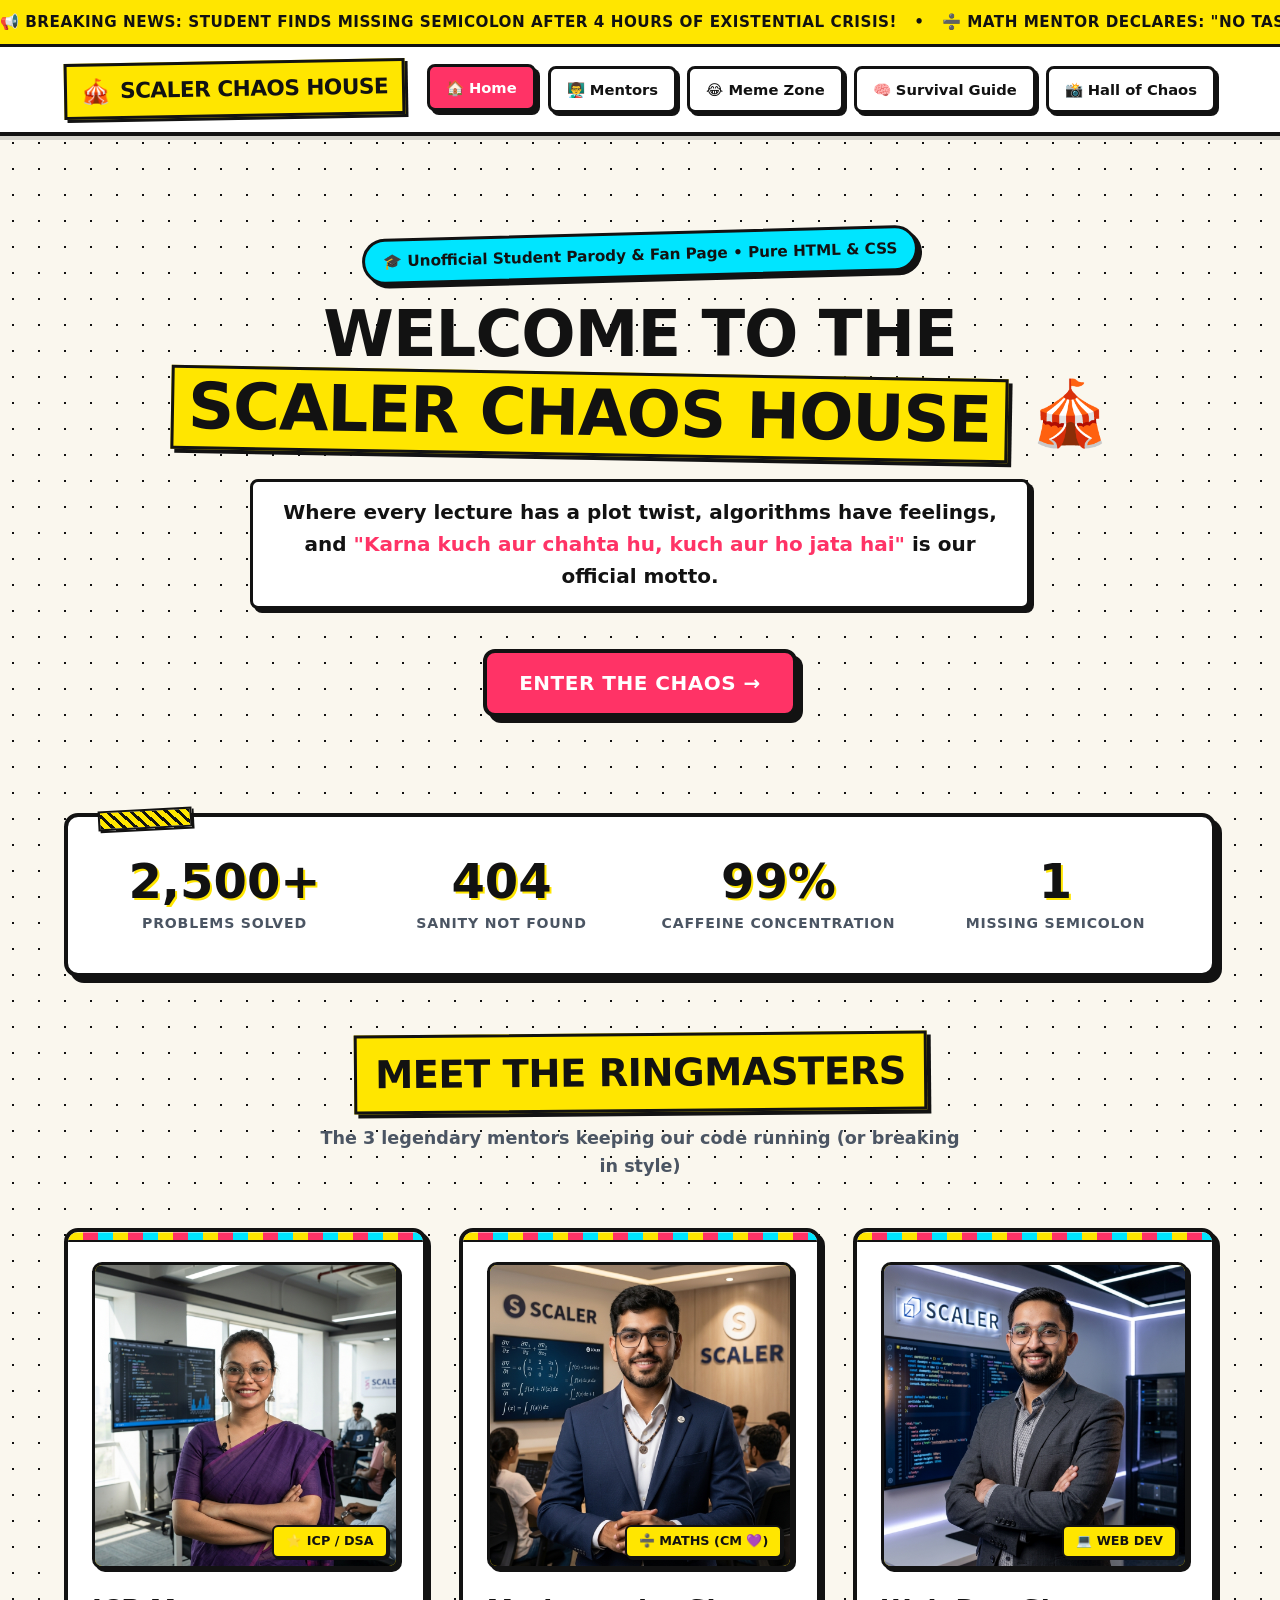
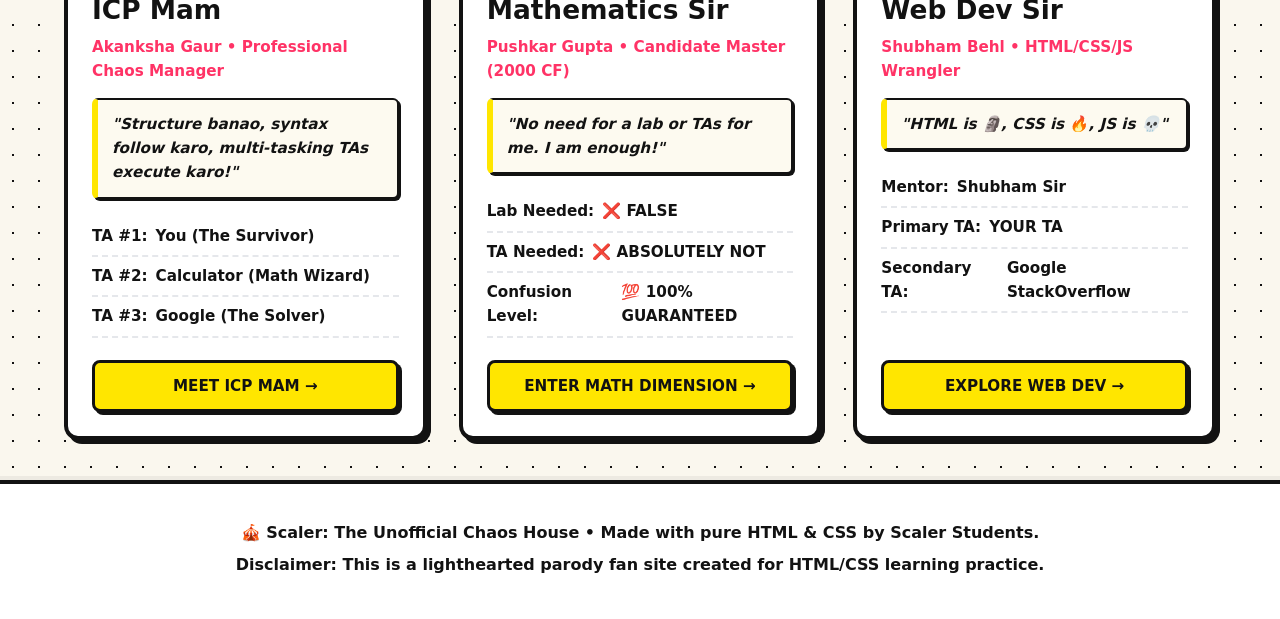
<file: index.html>
<!DOCTYPE html>
<html lang="en">
<head>
  <meta charset="UTF-8">
  <meta name="viewport" content="width=device-width, initial-scale=1.0">
  <title>scaler chaos house project | home</title>
  <!-- <meta name="description" content="A project for scaler"> -->
  <link rel="stylesheet" href="css/style.css">
</head>
<body>

  <!-- scrolling news thing -->
  <div class="ticker-bar">
    <div class="ticker-content">
      📢 BREAKING NEWS: Student finds missing semicolon after 4 hours of existential crisis! &nbsp;&nbsp;•&nbsp;&nbsp; 
      ➗ MATH MENTOR DECLARES: "No TAs or Labs required. Math itself is problem enough!" &nbsp;&nbsp;•&nbsp;&nbsp; 
      ☕ ICP MAM RECOMMENDS: 3 cups of coffee before tackling array recursion! &nbsp;&nbsp;•&nbsp;&nbsp; 
      💀 WEB DEV ADVICE: "If the code works on 1st try... DON'T TOUCH IT!"
    </div>
  </div>


  <!-- header stuff -->
  <header class="header-nav">
    <div class="nav-container">
      <a href="index.html" class="nav-logo">
        <span class="emoji-icon">🎪</span>
        <span>Scaler Chaos House</span>
      </a>
      <nav>
        <ul class="nav-links">
          <li><a href="index.html" class="active">🏠 Home</a></li>
          <li><a href="mentors.html">👨‍🏫 Mentors</a></li>
           <li><a href="memes.html">😂 Meme Zone</a></li>
          <li><a href="survival.html">🧠 Survival Guide</a></li>
          <li><a href="gallery.html">📸 Hall of Chaos</a></li>
        </ul>
      </nav>
    </div>
  </header>


  <!-- main content starts here -->
  <main class="container">
    <section class="hero">
      <div class="hero-badge">🎓 Unofficial Student Parody & Fan Page • Pure HTML & CSS</div>
      <h1 class="hero-title">
        WELCOME TO THE <br>
        <span class="highlight">SCALER CHAOS HOUSE</span> 🎪
      </h1>
      <p class="hero-subtitle">
        Where every lecture has a plot twist, algorithms have feelings, and <em>"Karna kuch aur chahta hu, kuch aur ho jata hai"</em> is our official motto.
      </p>
      <a href="mentors.html" class="cta-button">
        ENTER THE CHAOS →
      </a>
    </section>

    <!-- stats bar - TODO: add more stats later -->
    <section class="stats-bar">
      <div class="stat-item">
        <div class="num">2,500+</div>
        <div class="label">Problems Solved</div>
      </div>
      <div class="stat-item">
        <div class="num">404</div>
        <div class="label">Sanity Not Found</div>
      </div>
       <div class="stat-item">
         <div class="num">99%</div>
         <div class="label">Caffeine Concentration</div>
       </div>
      <div class="stat-item">
        <div class="num">1</div>
        <div class="label">Missing Semicolon</div>
      </div>
    </section>


    <!-- my mentor cards -->
    <section>
      <!-- this section took forever to align -->
      <div class="section-title">
        <h2>MEET THE RINGMASTERS</h2>
        <p>The 3 legendary mentors keeping our code running (or breaking in style)</p>
      </div>

      <div class="grid-3">
        <!-- icp -->
        <article class="chaos-card">
          <div class="mentor-img-wrapper">
            <img src="images/icp_mam.jpg" alt="ICP Mentor Akanksha Mam">
            <span class="mentor-tag">⭐ ICP / DSA</span>
          </div>
          <h3 class="mentor-title">ICP Mam</h3>
          <p class="mentor-role">Akanksha Gaur • Professional Chaos Manager</p>
          <div class="mentor-quote">"Structure banao, syntax follow karo, multi-tasking TAs execute karo!"</div>
          <ul class="ta-list">
            <li><strong>TA #1:</strong> You (The Survivor)</li>
            <li><strong>TA #2:</strong> Calculator (Math Wizard)</li>
            <li><strong>TA #3:</strong> Google (The Solver)</li>
          </ul>
          <a href="icp.html" class="card-btn">MEET ICP MAM →</a>
        </article>

        <!-- maths -->
        <article class="chaos-card">
          <div class="mentor-img-wrapper">
            <img src="images/maths_sir.jpg" alt="Math Mentor Pushkar Sir">
            <span class="mentor-tag">➗ MATHS (CM 💜)</span>
          </div>
          <h3 class="mentor-title">Mathematics Sir</h3>
          <p class="mentor-role">Pushkar Gupta • Candidate Master (2000 CF)</p>
          <div class="mentor-quote">"No need for a lab or TAs for me. I am enough!"</div>
          <!-- <p>old text i removed</p> -->
          <ul class="ta-list">
            <li><strong>Lab Needed:</strong> ❌ FALSE</li>
            <li><strong>TA Needed:</strong> ❌ ABSOLUTELY NOT</li>
             <li><strong>Confusion Level:</strong> 💯 100% GUARANTEED</li>
          </ul>
          <a href="maths.html" class="card-btn">ENTER MATH DIMENSION →</a>
        </article>

        <!-- web dev -->
        <article class="chaos-card">
          <div class="mentor-img-wrapper">
            <img src="images/webdev_sir.jpg" alt="Web Dev Mentor Shubham Sir">
            <span class="mentor-tag">💻 WEB DEV</span>
          </div>
          <h3 class="mentor-title">Web Dev Sir</h3>
          <p class="mentor-role">Shubham Behl • HTML/CSS/JS Wrangler</p>
          <div class="mentor-quote">"HTML is 🗿, CSS is 🔥, JS is 💀"</div>
          <ul class="ta-list">
            <li><strong>Mentor:</strong> Shubham Sir</li>
            <li><strong>Primary TA:</strong> YOUR TA</li>
            <li><strong>Secondary TA:</strong> Google StackOverflow</li>
          </ul>
          <a href="webdev.html" class="card-btn">EXPLORE WEB DEV →</a>
        </article>
      </div>
    </section>
  </main>

  <!-- footer -->
  <footer>
    <p>🎪 <strong>Scaler: The Unofficial Chaos House</strong> • Made with pure HTML & CSS by Scaler Students.</p>
    <p>Disclaimer: This is a lighthearted parody fan site created for HTML/CSS learning practice.</p>
  </footer>

</body>
</html>
</file>
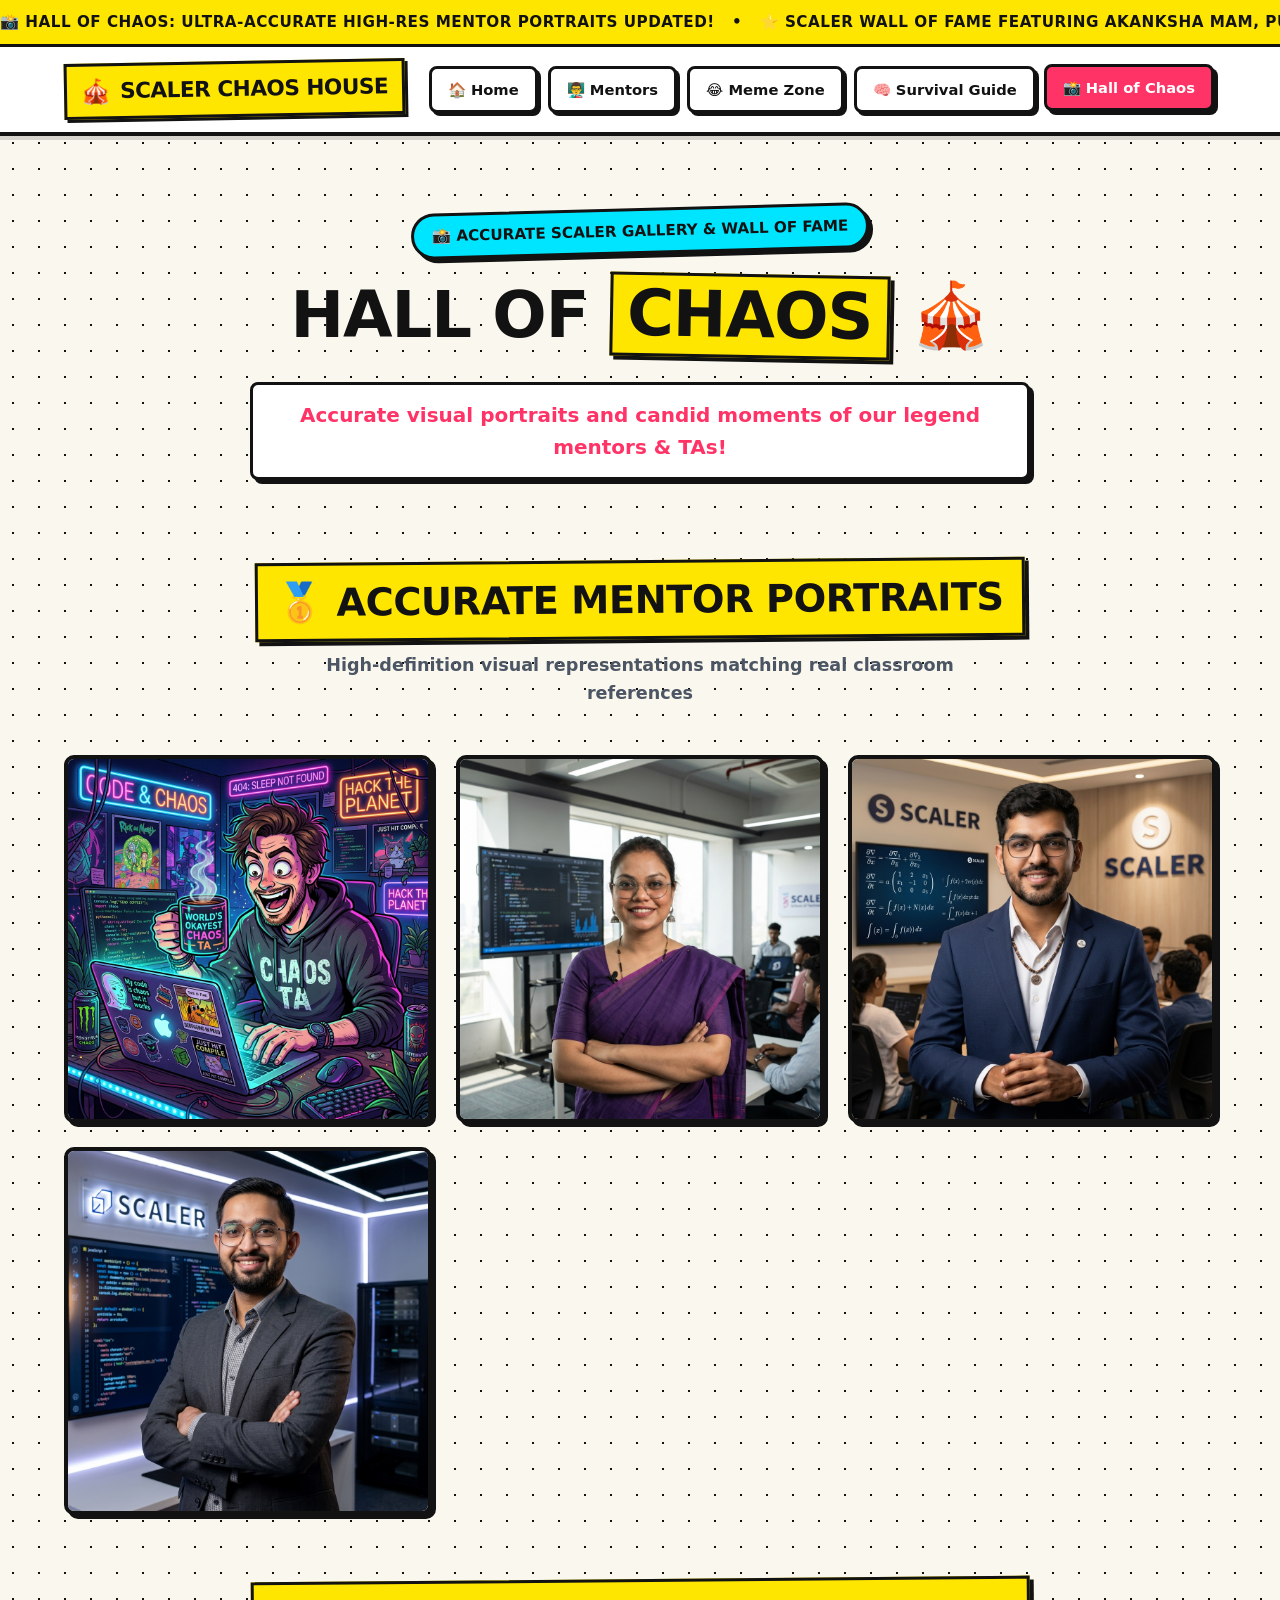
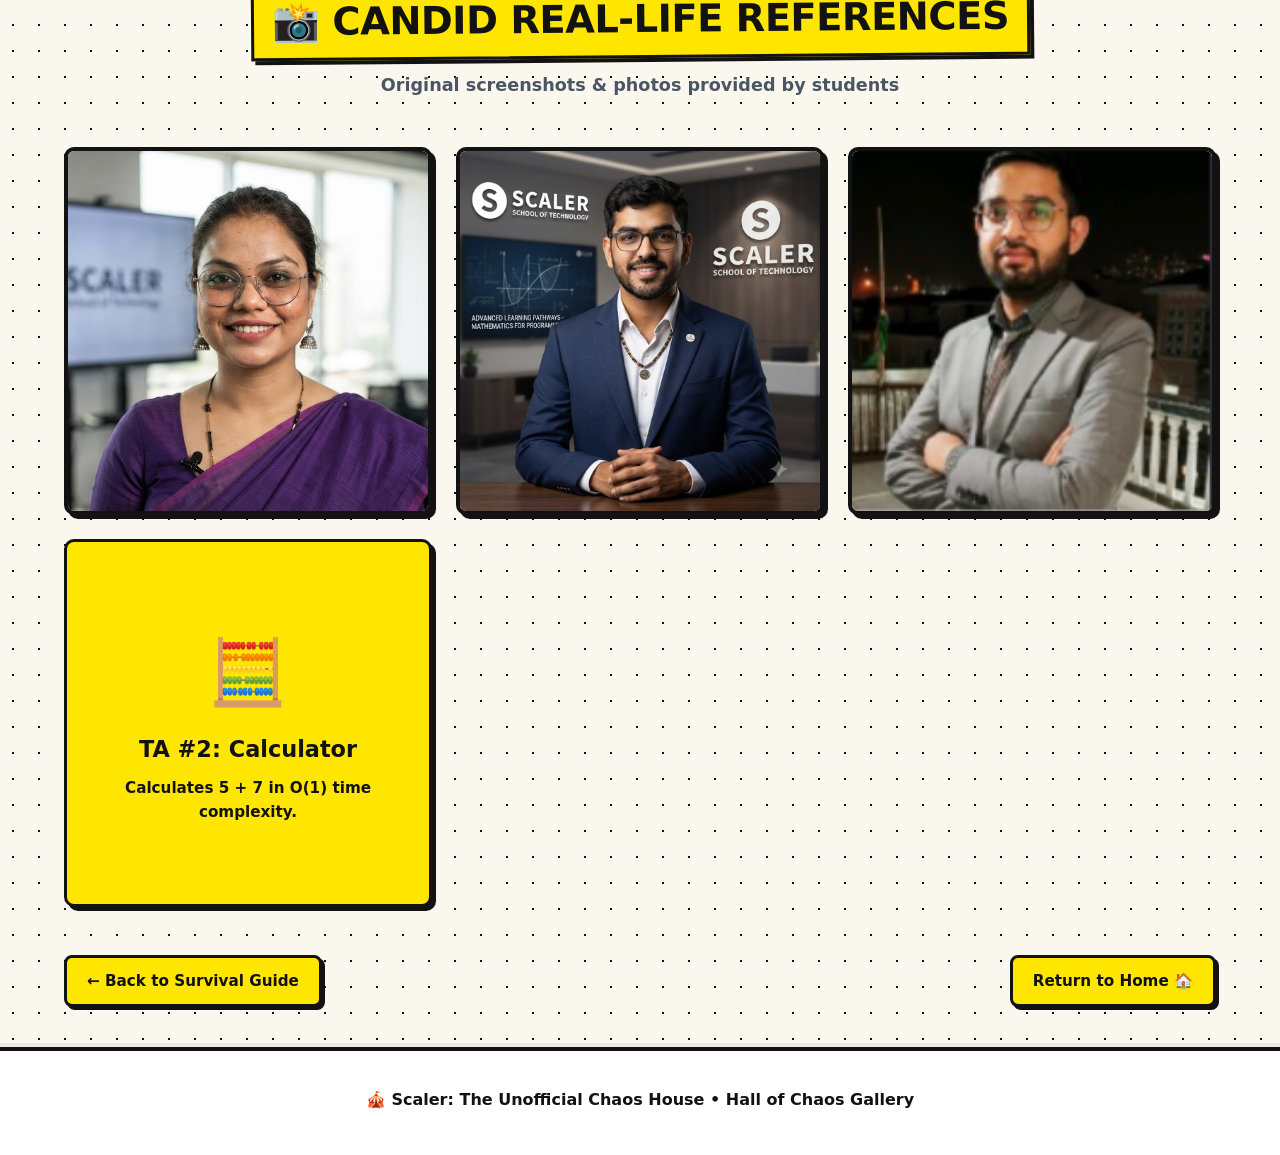
<file: gallery.html>
<!DOCTYPE html>
<html lang="en">
<head>
  <meta charset="UTF-8">
  <meta name="viewport" content="width=device-width, initial-scale=1.0">
  <title>Scaler Chaos House | Hall of Chaos Gallery</title>
  <link rel="stylesheet" href="css/style.css">
</head>
<body>

  <!-- ticker again -->
  <div class="ticker-bar">
    <div class="ticker-content">
      📸 HALL OF CHAOS: Ultra-accurate high-res mentor portraits updated! &nbsp;&nbsp;•&nbsp;&nbsp; 
      ⭐ Scaler Wall of Fame featuring Akanksha Mam, Pushkar Sir, Shubham Sir & Student TA!
    </div>
  </div>

  <!-- standard header -->
  <header class="header-nav">
    <div class="nav-container">
      <a href="index.html" class="nav-logo">
        <span class="emoji-icon">🎪</span>
        <span>Scaler Chaos House</span>
      </a>
      <nav>
        <ul class="nav-links">
          <li><a href="index.html">🏠 Home</a></li>
          <li><a href="mentors.html">👨‍🏫 Mentors</a></li>
          <li><a href="memes.html">😂 Meme Zone</a></li>
          <li><a href="survival.html">🧠 Survival Guide</a></li>
          <li><a href="gallery.html" class="active">📸 Hall of Chaos</a></li>
        </ul>
      </nav>
    </div>
  </header>

  <!-- main body wrapper -->
  <main class="container">
    <section class="hero" style="padding-top: 2rem;">
      <div class="hero-badge">📸 ACCURATE SCALER GALLERY & WALL OF FAME</div>
      <h1 class="hero-title">HALL OF <span class="highlight">CHAOS</span> 🎪</h1>
      <p class="hero-subtitle">
        <em>Accurate visual portraits and candid moments of our legend mentors & TAs!</em>
      </p>
    </section>

    <!-- AI gen photos maybe? -->
    <section style="margin-bottom: 4rem;">
      <div class="section-title">
        <h2>🥇 ACCURATE MENTOR PORTRAITS</h2>
        <p>High-definition visual representations matching real classroom references</p>
      </div>

      <div class="gallery-grid">
        <!-- Item 1: me -->
        <article class="gallery-item">
          <img src="images/student_ta.jpg" alt="You - Lead TA">
          <div class="gallery-overlay">
            <h3>YOU (TA #1) ☕</h3>
            <p>Status: Operating on 2% sleep and 98% caffeine. Lead survivor of ICP & DSA!</p>
          </div>
        </article>

        <!-- Item 2: ICP Mam -->
        <article class="gallery-item">
            <img src="images/icp_mam.jpg" alt="ICP Mam Akanksha Gaur">
            <div class="gallery-overlay">
              <h3>ICP MAM (Akanksha Gaur) ⭐</h3>
              <p>Professional Chaos Manager & DSA Specialist. "Path easy banayenge!"</p>
            </div>
        </article>

        <!-- Item 3: Maths Sir -->
        <article class="gallery-item">
          <img src="images/maths_sir.jpg" alt="Maths Sir Pushkar Gupta">
          <div class="gallery-overlay">
            <h3>MATHS SIR (Pushkar Gupta) 💜</h3>
            <p>Candidate Master (2000 CF). "No lab or TAs needed, I am enough!"</p>
          </div>
        </article>

        <!-- Item 4: Web Dev Sir -->
        <article class="gallery-item">
          <img src="images/webdev_sir.jpg" alt="Web Dev Sir Shubham Behl">
          <div class="gallery-overlay">
            <h3>WEB DEV SIR (Shubham Behl) 💻</h3>
            <p>Frontend Master. "HTML 🗿 ➔ CSS 🔥 ➔ JS 💀"</p>
          </div>
        </article>
      </div>
    </section>

    <!-- real photos of our mentors -->
    <section style="margin-bottom: 3rem;">
      <div class="section-title">
        <h2>📸 CANDID REAL-LIFE REFERENCES</h2>
        <p>Original screenshots & photos provided by students</p>
      </div>

      <div class="gallery-grid">
        <!-- Real ICP Mam -->
        <article class="gallery-item">
          <img src="images/icp_mam_real.png" alt="Akanksha Mam Real Reference">
          <div class="gallery-overlay">
            <h3>Akanksha Mam (Real Reference)</h3>
            <p>Live session lecture & Scaler School of Technology classroom snapshot.</p>
          </div>
        </article>

        <!-- Real Pushkar Sir -->
        <article class="gallery-item">
          <img src="images/maths_sir_real.jpg" alt="Pushkar Sir Real Reference">
          <div class="gallery-overlay">
            <h3>Pushkar Sir (Real Reference)</h3>
            <p>Candidate Master profile photo & math module snapshot.</p>
          </div>
        </article>

        <!-- Real Shubham Sir -->
        <article class="gallery-item">
          <img src="images/webdev_sir_real.png" alt="Shubham Sir Real Reference">
          <div class="gallery-overlay">
            <h3>Shubham Sir (Real Reference)</h3>
            <p>Web development instructor real screenshot reference.</p>
          </div>
        </article>

        <!-- TA Calculator -->
        <article class="gallery-item" style="background: var(--yellow); display: flex; align-items: center; justify-content: center; border: 3px solid #121212;">
          <div style="text-align: center; padding: 2rem;">
            <div style="font-size: 4rem; margin-bottom: 0.5rem;">🧮</div>
            <h3 style="color: #121212; font-weight: 900; font-size: 1.4rem;">TA #2: Calculator</h3>
            <p style="color: #121212; font-weight: 700; font-size: 0.95rem; margin-top: 0.5rem;">
              Calculates 5 + 7 in O(1) time complexity.
            </p>
          </div>
          <div class="gallery-overlay">
            <h3>TA #2: CALCULATOR 🧮</h3>
            <p>Never wrong, never tired, answers everything except relationship questions.</p>
          </div>
        </article>
        
        <!-- <img src="images/me_crying.jpg" alt="me during assignments" style="display:none;"> -->
      </div>
    </section>

    <!-- Navigation -->
    <div style="display: flex; justify-content: space-between; margin-top: 3rem; flex-wrap: wrap; gap: 1rem;">
      <a href="survival.html" class="card-btn">← Back to Survival Guide</a>
      <a href="index.html" class="card-btn">Return to Home 🏠</a>
    </div>
  </main>

  <!-- Footer -->
  <footer>
    <p>🎪 <strong>Scaler: The Unofficial Chaos House</strong> • Hall of Chaos Gallery</p>
  </footer>

</body>
</html>
</file>
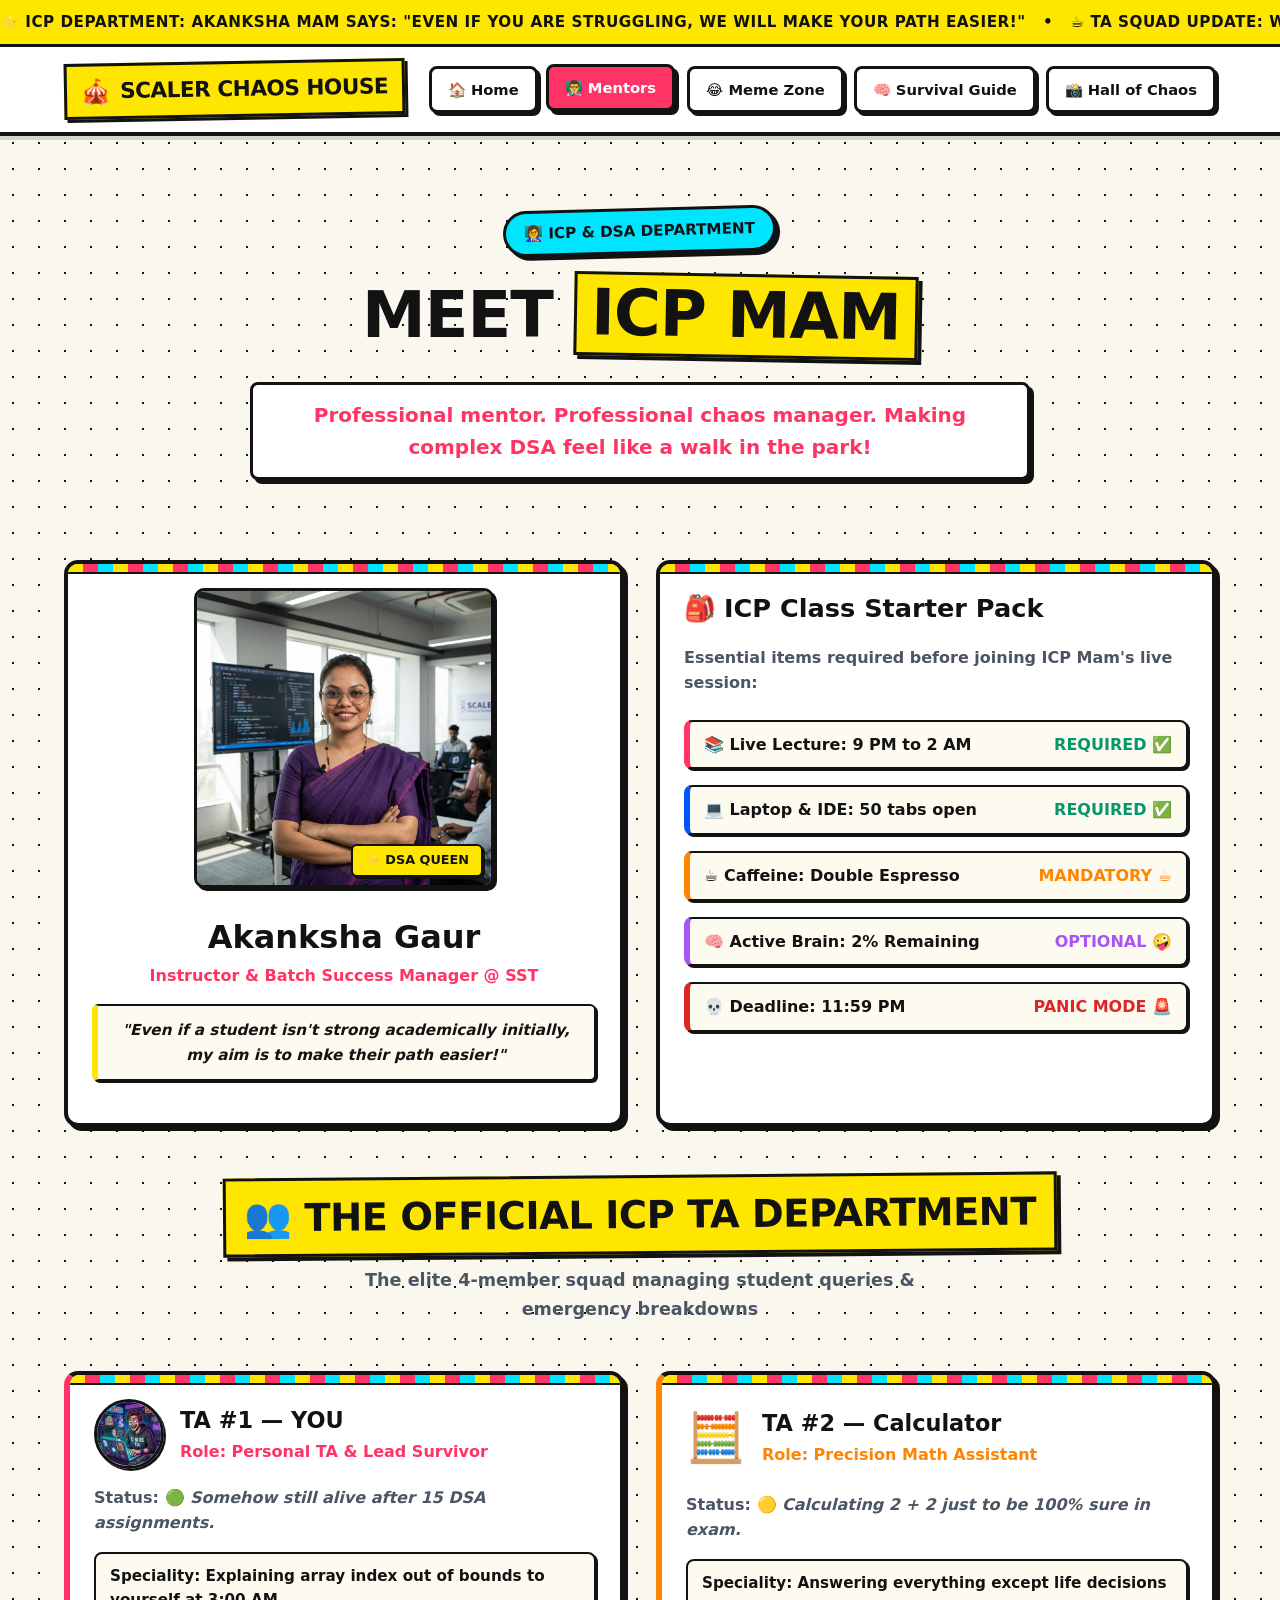
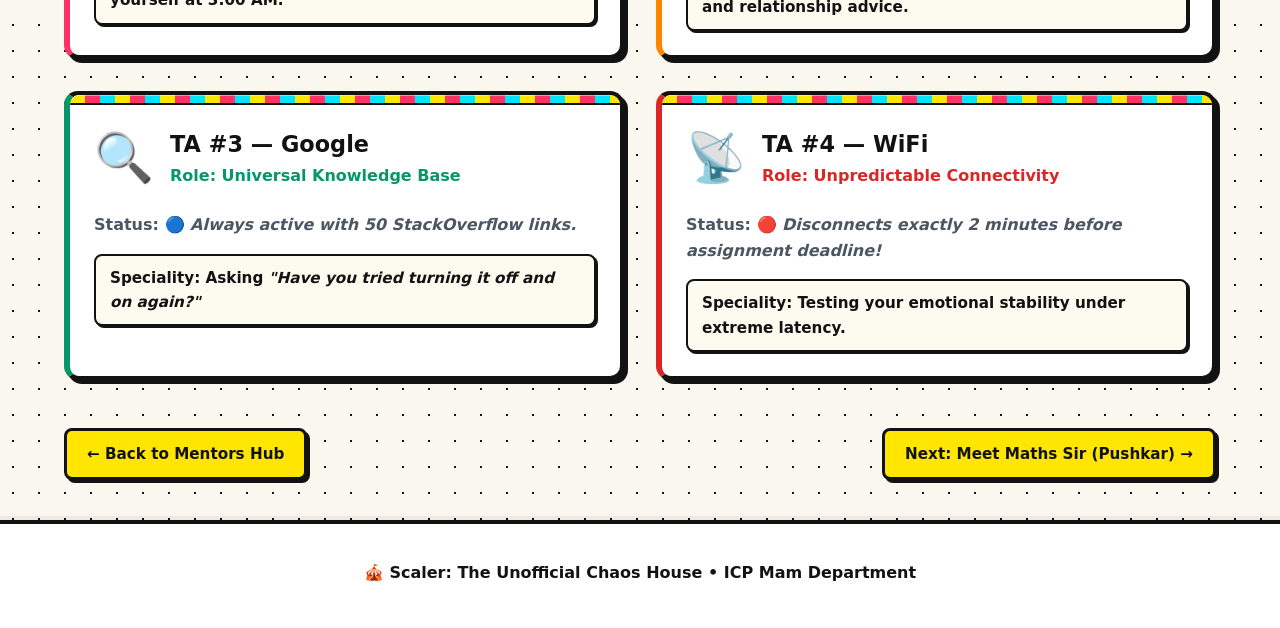
<file: icp.html>
<!DOCTYPE html>
<html lang="en">
<head>
  <meta charset="UTF-8">
  <meta name="viewport" content="width=device-width, initial-scale=1.0">
  <title>Scaler Chaos House | Meet ICP Mam</title>
  <link rel="stylesheet" href="css/style.css">
</head>
<body>

  <!-- ticker thing -->
  <div class="ticker-bar">
    <div class="ticker-content">
      ⭐ ICP DEPARTMENT: Akanksha Mam says: "Even if you are struggling, we will make your path easier!" &nbsp;&nbsp;•&nbsp;&nbsp; 
      ☕ TA Squad update: WiFi TA has gone on strike 5 minutes before submission!
    </div>
  </div>

  <!-- navbar -->
  <header class="header-nav">
    <div class="nav-container">
      <a href="index.html" class="nav-logo">
        <span class="emoji-icon">🎪</span>
        <span>Scaler Chaos House</span>
      </a>
      <nav>
        <ul class="nav-links">
          <li><a href="index.html">🏠 Home</a></li>
          <li><a href="mentors.html" class="active">👨‍🏫 Mentors</a></li>
          <li><a href="memes.html">😂 Meme Zone</a></li>
          <li><a href="survival.html">🧠 Survival Guide</a></li>
          <li><a href="gallery.html">📸 Hall of Chaos</a></li>
        </ul>
      </nav>
    </div>
  </header>

  <!-- icp mam page -->
  <main class="container">
    <section class="hero" style="padding-top: 2rem;">
      <div class="hero-badge">👩‍🏫 ICP & DSA DEPARTMENT</div>
      <h1 class="hero-title">MEET <span class="highlight">ICP MAM</span></h1>
      <p class="hero-subtitle">
        <em>Professional mentor. Professional chaos manager. Making complex DSA feel like a walk in the park!</em>
      </p>
    </section>

  <!-- profile grid -->
    <div class="grid-2" style="margin-bottom: 3rem;">
      <div class="chaos-card" style="align-items: center; text-align: center;">
        <div class="mentor-img-wrapper" style="max-width: 300px; margin: 0 auto 1.5rem auto;">
          <img src="images/icp_mam.jpg" alt="ICP Mam Akanksha Gaur">
          <span class="mentor-tag">⭐ DSA QUEEN</span>
        </div>
        <h2 style="font-size: 2rem; color: #121212; font-weight: 900;">Akanksha Gaur</h2>
        <p style="color: var(--pink); font-weight: 800; margin-bottom: 1rem;">Instructor & Batch Success Manager @ SST</p>
        <div class="mentor-quote" style="width: 100%;">
          "Even if a student isn't strong academically initially, my aim is to make their path easier!"
        </div>
      </div>

      <!-- starter pack card -->
      <div class="chaos-card">
        <h3 style="font-size: 1.6rem; color: var(--ink); margin-bottom: 1rem; display: flex; align-items: center; gap: 0.5rem; font-weight: 900;">
          <span>🎒</span> ICP Class Starter Pack
        </h3>
        <p style="color: var(--ink-muted); margin-bottom: 1.5rem; font-weight: 600;">Essential items required before joining ICP Mam's live session:</p>
        
        <ul style="list-style: none; display: flex; flex-direction: column; gap: 1rem;">
          <li style="background: #fdfaf0; padding: 10px 14px; border-radius: 8px; border: 2px solid #121212; border-left: 6px solid var(--pink); box-shadow: 2px 2px 0px #121212; display: flex; justify-content: space-between; align-items: center; font-weight: 700;">
            <span>📚 <strong>Live Lecture:</strong> 9 PM to 2 AM</span>
            <span style="color: #059669; font-weight: 800;">REQUIRED ✅</span>
          </li>
          <li style="background: #fdfaf0; padding: 10px 14px; border-radius: 8px; border: 2px solid #121212; border-left: 6px solid #0055ff; box-shadow: 2px 2px 0px #121212; display: flex; justify-content: space-between; align-items: center; font-weight: 700;">
            <span>💻 <strong>Laptop & IDE:</strong> 50 tabs open</span>
            <span style="color: #059669; font-weight: 800;">REQUIRED ✅</span>
          </li>
            <li style="background: #fdfaf0; padding: 10px 14px; border-radius: 8px; border: 2px solid #121212; border-left: 6px solid #ff8400; box-shadow: 2px 2px 0px #121212; display: flex; justify-content: space-between; align-items: center; font-weight: 700;">
              <span>☕ <strong>Caffeine:</strong> Double Espresso</span>
              <span style="color: #ff8400; font-weight: 800;">MANDATORY ☕</span>
            </li>
          <li style="background: #fdfaf0; padding: 10px 14px; border-radius: 8px; border: 2px solid #121212; border-left: 6px solid #a855f7; box-shadow: 2px 2px 0px #121212; display: flex; justify-content: space-between; align-items: center; font-weight: 700;">
            <span>🧠 <strong>Active Brain:</strong> 2% Remaining</span>
            <span style="color: #a855f7; font-weight: 800;">OPTIONAL 🤪</span>
          </li>
          <li style="background: #fdfaf0; padding: 10px 14px; border-radius: 8px; border: 2px solid #121212; border-left: 6px solid #dc2626; box-shadow: 2px 2px 0px #121212; display: flex; justify-content: space-between; align-items: center; font-weight: 700;">
            <span>💀 <strong>Deadline:</strong> 11:59 PM</span>
            <span style="color: #dc2626; font-weight: 800;">PANIC MODE 🚨</span>
          </li>
          <!-- <li style="display: none;"><button>Cry</button></li> -->
        </ul>
      </div>
    </div>

    <!-- ta cards -->
    <section>
      <div class="section-title">
        <h2>👥 THE OFFICIAL ICP TA DEPARTMENT</h2>
        <p>The elite 4-member squad managing student queries & emergency breakdowns</p>
      </div>

      <div class="grid-2">
        <!-- my actual TA lol -->
        <article class="chaos-card" style="border-left: 6px solid #ff3366;">
          <div style="display: flex; align-items: center; gap: 1rem; margin-bottom: 1rem;">
            <div style="width: 70px; height: 70px; border-radius: 50%; overflow: hidden; border: 3px solid #121212; box-shadow: 2px 2px 0px #121212;">
              <img src="images/student_ta.jpg" alt="You TA 1">
            </div>
            <div>
              <h3 style="color: #121212; font-size: 1.4rem; font-weight: 900;">TA #1 — YOU</h3>
              <p style="color: var(--pink); font-weight: 800;">Role: Personal TA & Lead Survivor</p>
            </div>
          </div>
          <p style="color: var(--ink-muted); margin-bottom: 1rem; font-weight: 600;">
            <strong>Status:</strong> 🟢 <em>Somehow still alive after 15 DSA assignments.</em>
          </p>
          <p style="font-size: 0.95rem; background: #fdfaf0; border: 2px solid #121212; box-shadow: 2px 2px 0px #121212; padding: 10px 14px; border-radius: 8px; font-weight: 600; color: #121212;">
            <strong>Speciality:</strong> Explaining array index out of bounds to yourself at 3:00 AM.
          </p>
        </article>

        <!-- calc -->
        <article class="chaos-card" style="border-left: 6px solid #ff8400;">
          <div style="display: flex; align-items: center; gap: 1rem; margin-bottom: 1rem;">
            <div style="font-size: 3rem;">🧮</div>
            <div>
              <h3 style="color: #121212; font-size: 1.4rem; font-weight: 900;">TA #2 — Calculator</h3>
              <p style="color: #ff8400; font-weight: 800;">Role: Precision Math Assistant</p>
            </div>
          </div>
          <p style="color: var(--ink-muted); margin-bottom: 1rem; font-weight: 600;">
            <strong>Status:</strong> 🟡 <em>Calculating 2 + 2 just to be 100% sure in exam.</em>
          </p>
          <p style="font-size: 0.95rem; background: #fdfaf0; border: 2px solid #121212; box-shadow: 2px 2px 0px #121212; padding: 10px 14px; border-radius: 8px; font-weight: 600; color: #121212;">
            <strong>Speciality:</strong> Answering everything except life decisions and relationship advice.
          </p>
        </article>

        <!-- Google ta -->
        <article class="chaos-card" style="border-left: 6px solid #059669;">
          <div style="display: flex; align-items: center; gap: 1rem; margin-bottom: 1rem;">
            <div style="font-size: 3rem;">🔍</div>
            <div>
              <h3 style="color: #121212; font-size: 1.4rem; font-weight: 900;">TA #3 — Google</h3>
              <p style="color: #059669; font-weight: 800;">Role: Universal Knowledge Base</p>
            </div>
          </div>
          <p style="color: var(--ink-muted); margin-bottom: 1rem; font-weight: 600;">
            <strong>Status:</strong> 🔵 <em>Always active with 50 StackOverflow links.</em>
          </p>
          <p style="font-size: 0.95rem; background: #fdfaf0; border: 2px solid #121212; box-shadow: 2px 2px 0px #121212; padding: 10px 14px; border-radius: 8px; font-weight: 600; color: #121212;">
            <strong>Speciality:</strong> Asking <em>"Have you tried turning it off and on again?"</em>
          </p>
        </article>

        <!-- wifi ta is literally my hostel wifi -->
        <article class="chaos-card" style="border-left: 6px solid #dc2626;">
          <div style="display: flex; align-items: center; gap: 1rem; margin-bottom: 1rem;">
            <div style="font-size: 3rem;">📡</div>
            <div>
              <h3 style="color: #121212; font-size: 1.4rem; font-weight: 900;">TA #4 — WiFi</h3>
              <p style="color: #dc2626; font-weight: 800;">Role: Unpredictable Connectivity</p>
            </div>
          </div>
          <p style="color: var(--ink-muted); margin-bottom: 1rem; font-weight: 600;">
            <strong>Status:</strong> 🔴 <em>Disconnects exactly 2 minutes before assignment deadline!</em>
          </p>
          <p style="font-size: 0.95rem; background: #fdfaf0; border: 2px solid #121212; box-shadow: 2px 2px 0px #121212; padding: 10px 14px; border-radius: 8px; font-weight: 600; color: #121212;">
            <strong>Speciality:</strong> Testing your emotional stability under extreme latency.
          </p>
        </article>
      </div>
    </section>

    <!-- next prev stuff -->
    <div style="display: flex; justify-content: space-between; margin-top: 3rem; flex-wrap: wrap; gap: 1rem;">
      <a href="mentors.html" class="card-btn">← Back to Mentors Hub</a>
      <a href="maths.html" class="card-btn">Next: Meet Maths Sir (Pushkar) →</a>
    </div>
  </main>

  <!-- footer -->
  <footer>
    <p>🎪 <strong>Scaler: The Unofficial Chaos House</strong> • ICP Mam Department</p>
  </footer>

</body>
</html>
</file>
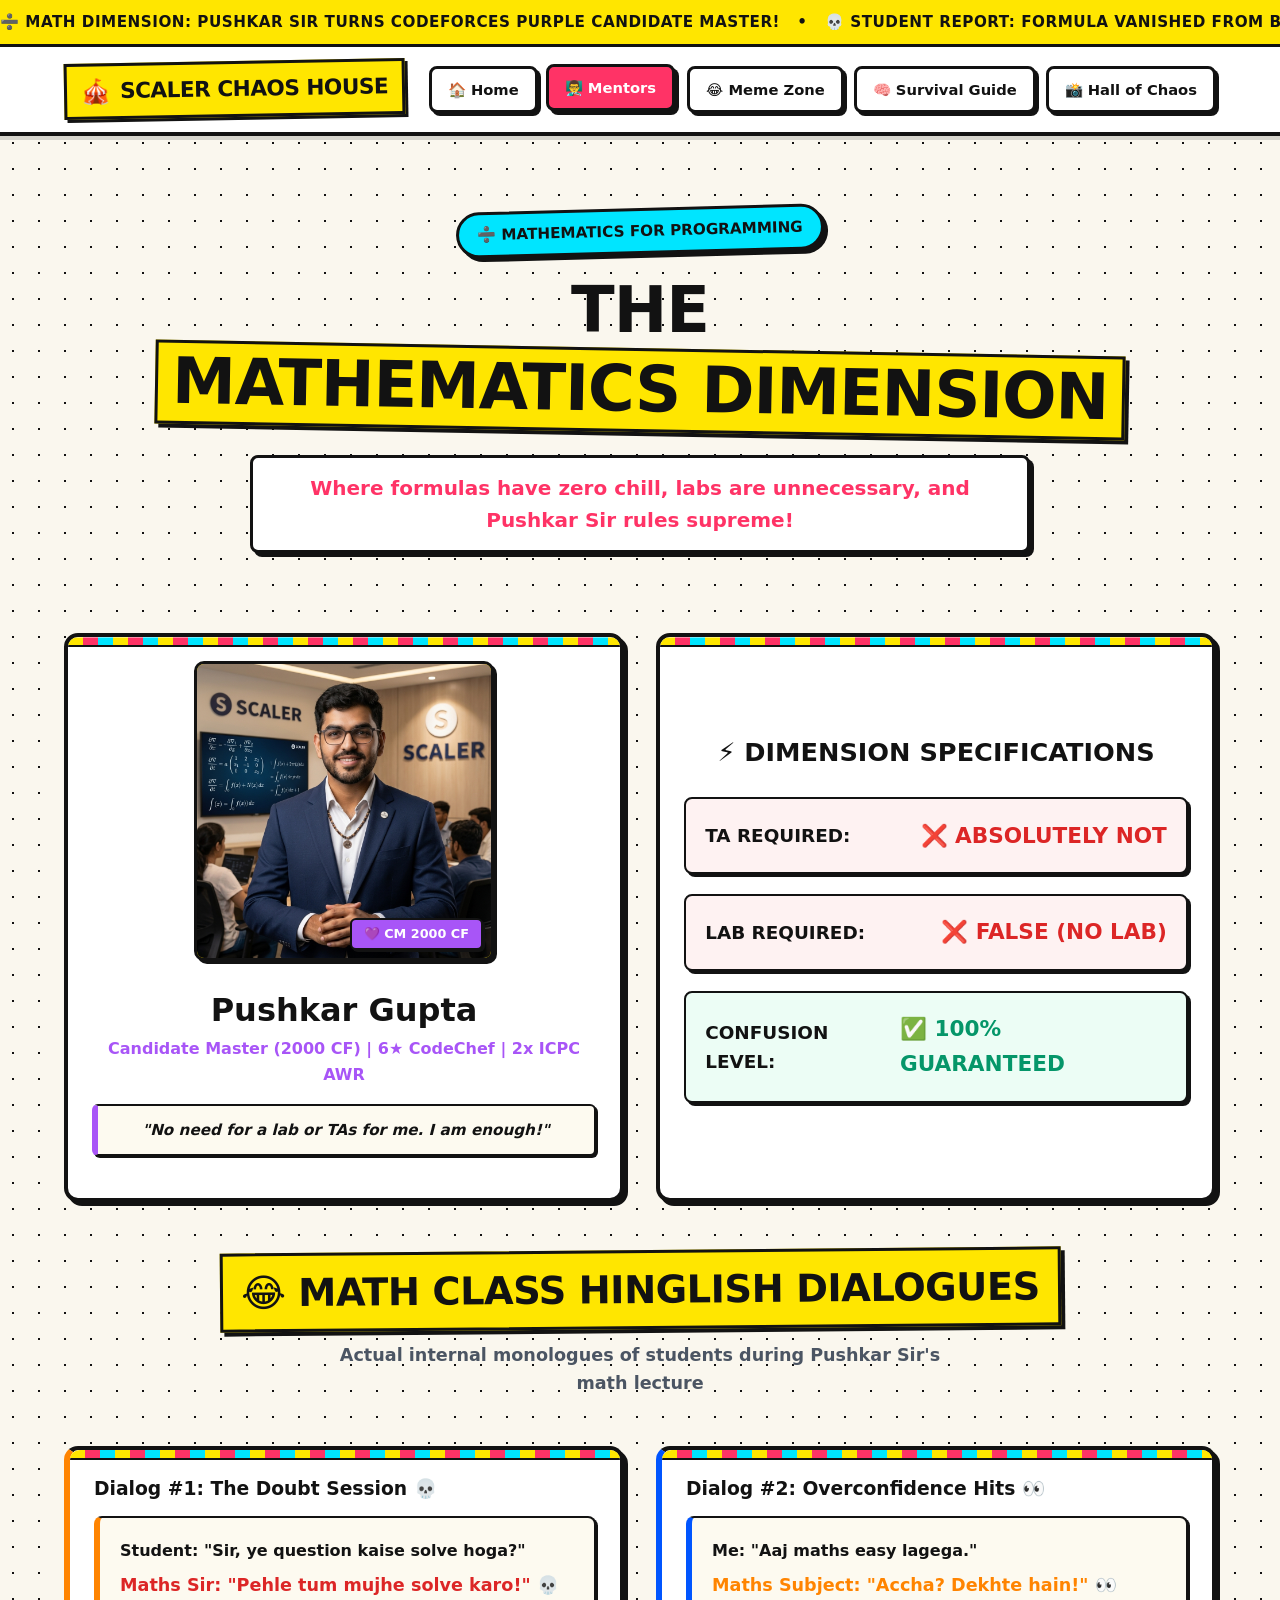
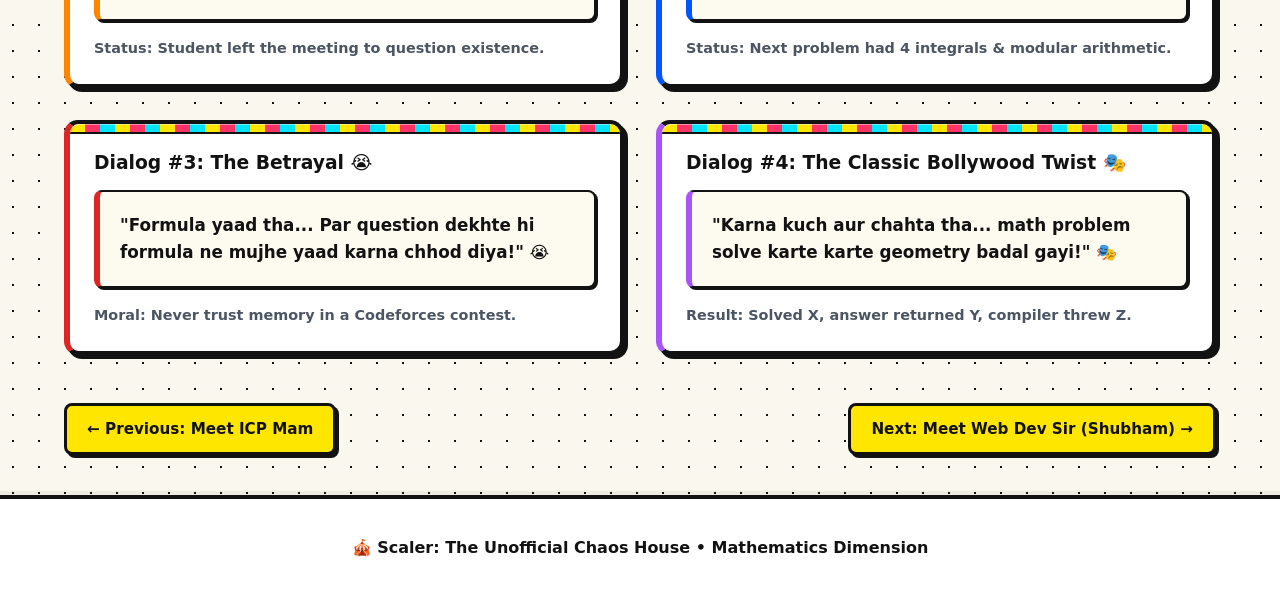
<file: maths.html>
<!DOCTYPE html>
<html lang="en">
<head>
  <meta charset="UTF-8">
  <meta name="viewport" content="width=device-width, initial-scale=1.0">
  <title>Scaler Chaos House | Mathematics Dimension</title>
  <link rel="stylesheet" href="css/style.css">
</head>
<body>

  <!-- maths page -->
  <div class="ticker-bar">
    <div class="ticker-content">
      ➗ MATH DIMENSION: Pushkar Sir turns Codeforces PURPLE Candidate Master! &nbsp;&nbsp;•&nbsp;&nbsp; 
      💀 STUDENT REPORT: Formula vanished from brain as soon as problem statement was read!
    </div>
  </div>

<!-- nav stuff -->
  <header class="header-nav">
    <div class="nav-container">
      <a href="index.html" class="nav-logo">
        <span class="emoji-icon">🎪</span>
        <span>Scaler Chaos House</span>
      </a>
        <nav>
          <ul class="nav-links">
            <li><a href="index.html">🏠 Home</a></li>
            <li><a href="mentors.html" class="active">👨‍🏫 Mentors</a></li>
            <li><a href="memes.html">😂 Meme Zone</a></li>
            <li><a href="survival.html">🧠 Survival Guide</a></li>
            <li><a href="gallery.html">📸 Hall of Chaos</a></li>
          </ul>
        </nav>
    </div>
  </header>

<!-- main section idk -->
  <main class="container">
    <section class="hero" style="padding-top: 2rem;">
      <div class="hero-badge">➗ MATHEMATICS FOR PROGRAMMING</div>
      <h1 class="hero-title">THE <span class="highlight">MATHEMATICS DIMENSION</span></h1>
      <p class="hero-subtitle">
        <em>Where formulas have zero chill, labs are unnecessary, and Pushkar Sir rules supreme!</em>
      </p>
    </section>

    <!-- pushkar sir profile -->
    <div class="grid-2" style="margin-bottom: 3rem;">
        <div class="chaos-card" style="align-items: center; text-align: center;">
          <div class="mentor-img-wrapper" style="max-width: 300px; margin: 0 auto 1.5rem auto;">
            <img src="images/maths_sir.jpg" alt="Pushkar Gupta Math Sir">
            <span class="mentor-tag" style="background: var(--purple); color: #ffffff;">💜 CM 2000 CF</span>
          </div>
          <h2 style="font-size: 2rem; color: #121212; font-weight: 900;">Pushkar Gupta</h2>
          <p style="color: var(--purple); font-weight: 800; margin-bottom: 1rem;">
            Candidate Master (2000 CF) | 6★ CodeChef | 2x ICPC AWR
          </p>
          <div class="mentor-quote" style="width: 100%; border-left-color: var(--purple);">
            "No need for a lab or TAs for me. I am enough!"
          </div>
        </div>

      <!-- this man doesnt need any TA fr -->
      <div class="chaos-card" style="justify-content: center;">
        <h3 style="font-size: 1.6rem; color: #121212; margin-bottom: 1.5rem; text-align: center; font-weight: 900;">
          ⚡ DIMENSION SPECIFICATIONS
        </h3>

        <div style="display: flex; flex-direction: column; gap: 1.25rem;">
          <div style="background: #fef2f2; border: 2px solid #121212; box-shadow: 3px 3px 0px #121212; padding: 1.2rem; border-radius: 8px; display: flex; justify-content: space-between; align-items: center;">
            <span style="font-size: 1.15rem; font-weight: 800; color: #121212;">TA REQUIRED:</span>
            <span style="font-size: 1.35rem; font-weight: 900; color: #dc2626;">❌ ABSOLUTELY NOT</span>
          </div>

          <!-- learned this trick from w3schools -->
            <div style="background: #fef2f2; border: 2px solid #121212; box-shadow: 3px 3px 0px #121212; padding: 1.2rem; border-radius: 8px; display: flex; justify-content: space-between; align-items: center;">
              <span style="font-size: 1.15rem; font-weight: 800; color: #121212;">LAB REQUIRED:</span>
              <span style="font-size: 1.35rem; font-weight: 900; color: #dc2626;">❌ FALSE (NO LAB)</span>
            </div>

          <div style="background: #ecfdf5; border: 2px solid #121212; box-shadow: 3px 3px 0px #121212; padding: 1.2rem; border-radius: 8px; display: flex; justify-content: space-between; align-items: center;">
            <span style="font-size: 1.15rem; font-weight: 800; color: #121212;">CONFUSION LEVEL:</span>
            <span style="font-size: 1.35rem; font-weight: 900; color: #059669;">✅ 100% GUARANTEED</span>
          </div>
        </div>
      </div>
    </div>

    <!-- hinglish memes section -->
    <section>
      <div class="section-title">
        <h2>😂 MATH CLASS HINGLISH DIALOGUES</h2>
        <p>Actual internal monologues of students during Pushkar Sir's math lecture</p>
      </div>

      <div class="grid-2">
        <article class="chaos-card" style="border-left: 6px solid #ff8400;">
          <h3 style="color: #121212; font-weight: 900; margin-bottom: 0.75rem;">Dialog #1: The Doubt Session 💀</h3>
          <div style="background: #fdfaf0; border: 2px solid #121212; box-shadow: 2px 2px 0px #121212; padding: 1.25rem; border-radius: 8px; border-left: 6px solid #ff8400; margin-bottom: 1rem; color: #121212;">
            <p style="margin-bottom: 0.5rem; font-weight: 600;"><strong>Student:</strong> "Sir, ye question kaise solve hoga?"</p>
            <p style="color: #dc2626; font-weight: 800; font-size: 1.1rem;">
              <strong>Maths Sir:</strong> "Pehle tum mujhe solve karo!" 💀
            </p>
          </div>
          <p style="color: var(--ink-muted); font-size: 0.9rem; font-weight: 600;">Status: Student left the meeting to question existence.</p>
        </article>
        
        <!-- <p>removed this joke it was too mean lol</p> -->

        <article class="chaos-card" style="border-left: 6px solid #0055ff;">
          <h3 style="color: #121212; font-weight: 900; margin-bottom: 0.75rem;">Dialog #2: Overconfidence Hits 👀</h3>
          <div style="background: #fdfaf0; border: 2px solid #121212; box-shadow: 2px 2px 0px #121212; padding: 1.25rem; border-radius: 8px; border-left: 6px solid #0055ff; margin-bottom: 1rem; color: #121212;">
            <p style="margin-bottom: 0.5rem; font-weight: 600;"><strong>Me:</strong> "Aaj maths easy lagega."</p>
            <p style="color: #ff8400; font-weight: 800; font-size: 1.1rem;">
              <strong>Maths Subject:</strong> "Accha? Dekhte hain!" 👀
            </p>
          </div>
          <p style="color: var(--ink-muted); font-size: 0.9rem; font-weight: 600;">Status: Next problem had 4 integrals & modular arithmetic.</p>
        </article>

        <article class="chaos-card" style="border-left: 6px solid #dc2626;">
          <h3 style="color: #121212; font-weight: 900; margin-bottom: 0.75rem;">Dialog #3: The Betrayal 😭</h3>
          <div style="background: #fdfaf0; border: 2px solid #121212; box-shadow: 2px 2px 0px #121212; padding: 1.25rem; border-radius: 8px; border-left: 6px solid #dc2626; margin-bottom: 1rem;">
            <p style="color: #121212; font-weight: 700; font-size: 1.05rem;">
              "Formula yaad tha... Par question dekhte hi formula ne mujhe yaad karna chhod diya!" 😭
            </p>
          </div>
          <p style="color: var(--ink-muted); font-size: 0.9rem; font-weight: 600;">Moral: Never trust memory in a Codeforces contest.</p>
        </article>

        <article class="chaos-card" style="border-left: 6px solid #a855f7;">
          <h3 style="color: #121212; font-weight: 900; margin-bottom: 0.75rem;">Dialog #4: The Classic Bollywood Twist 🎭</h3>
          <div style="background: #fdfaf0; border: 2px solid #121212; box-shadow: 2px 2px 0px #121212; padding: 1.25rem; border-radius: 8px; border-left: 6px solid #a855f7; margin-bottom: 1rem;">
            <p style="color: #121212; font-weight: 700; font-size: 1.05rem;">
              "Karna kuch aur chahta tha... math problem solve karte karte geometry badal gayi!" 🎭
            </p>
          </div>
          <p style="color: var(--ink-muted); font-size: 0.9rem; font-weight: 600;">Result: Solved X, answer returned Y, compiler threw Z.</p>
        </article>
      </div>
    </section>

    <!-- next page link stuff -->
    <div style="display: flex; justify-content: space-between; margin-top: 3rem; flex-wrap: wrap; gap: 1rem;">
      <a href="icp.html" class="card-btn">← Previous: Meet ICP Mam</a>
      <a href="webdev.html" class="card-btn">Next: Meet Web Dev Sir (Shubham) →</a>
    </div>
  </main>

  <!-- footer -->
  <footer>
    <p>🎪 <strong>Scaler: The Unofficial Chaos House</strong> • Mathematics Dimension</p>
  </footer>

</body>
</html>
</file>
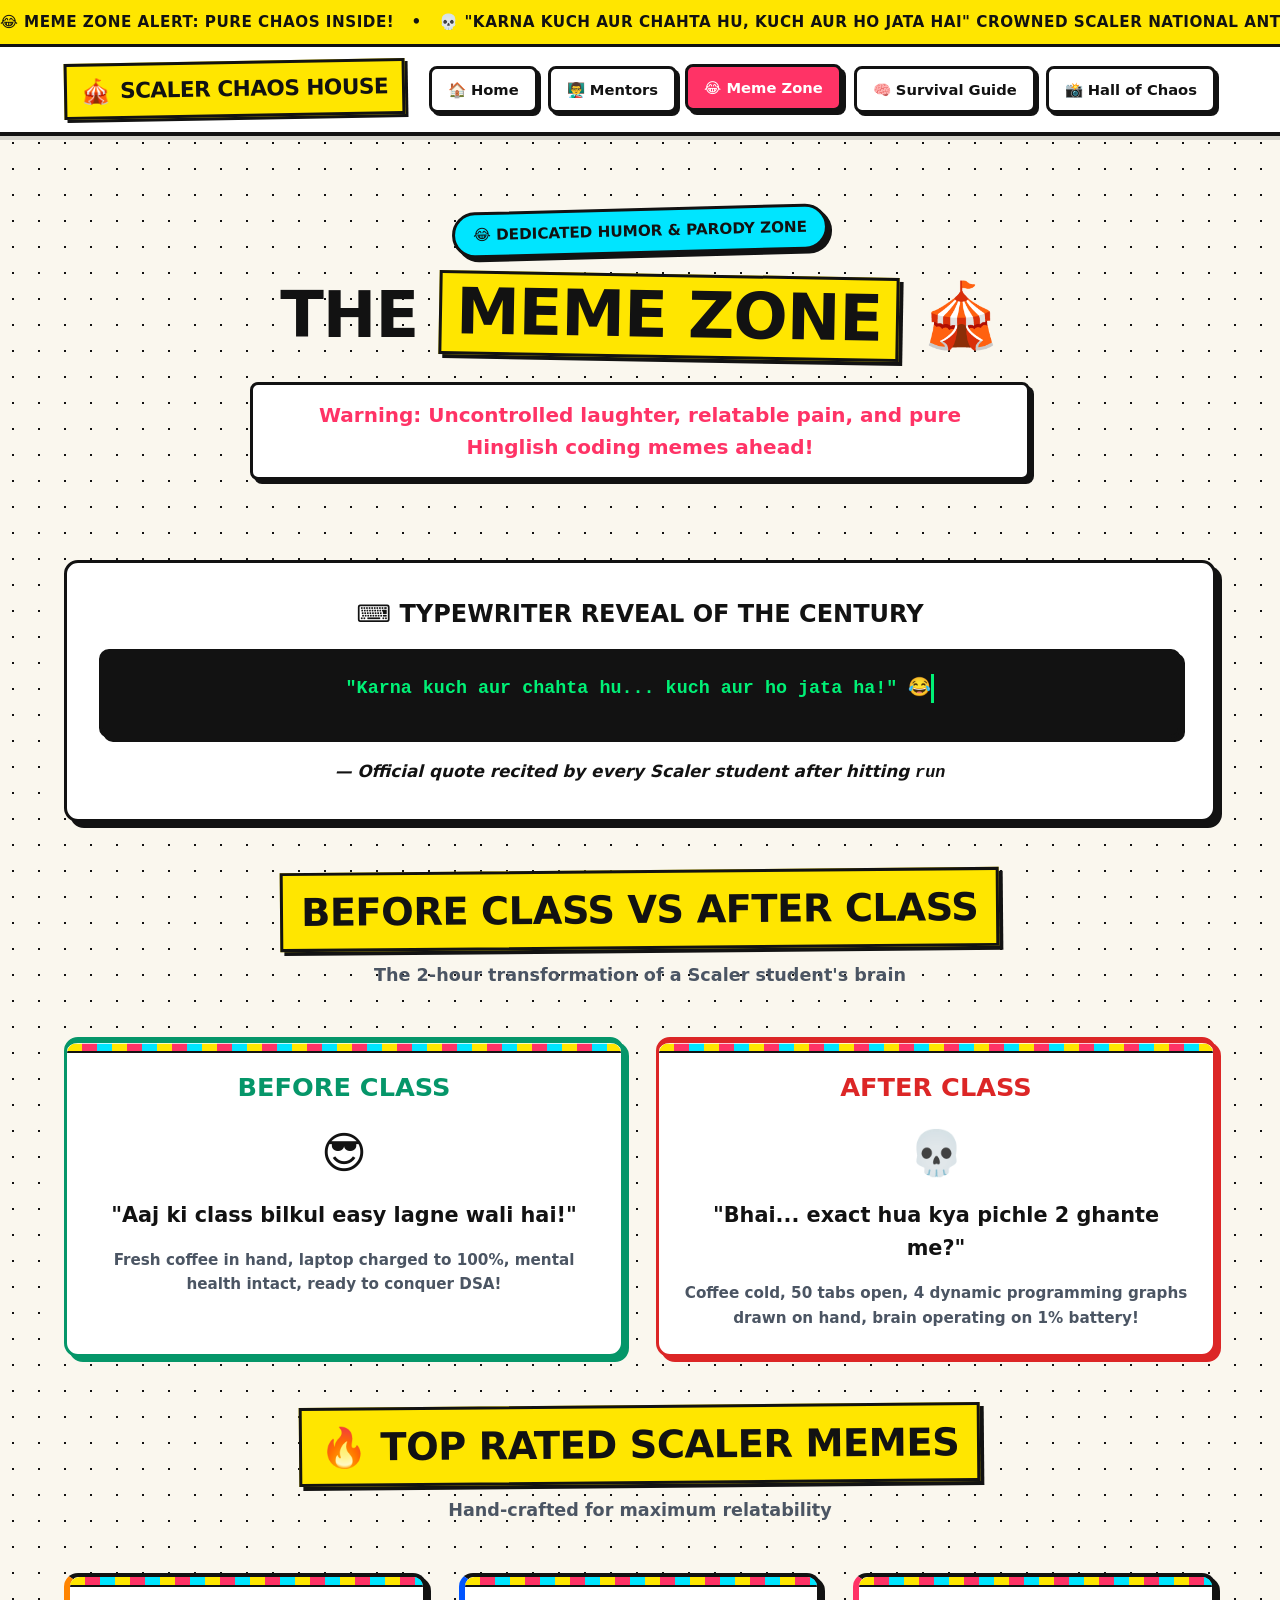
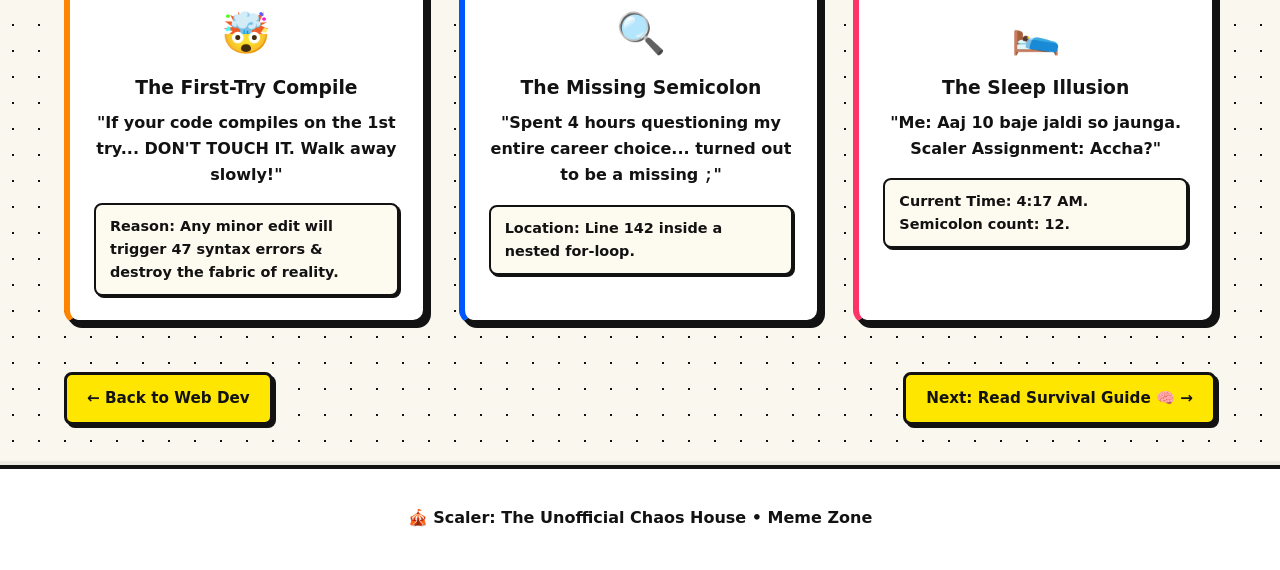
<file: memes.html>
<!DOCTYPE html>
<html lang="en">
<head>
  <meta charset="UTF-8">
  <meta name="viewport" content="width=device-width, initial-scale=1.0">
  <title>Scaler Chaos House | Meme Zone</title>
  <link rel="stylesheet" href="css/style.css">
</head>
<body>

  <!-- news ticker stuff (don't touch this it finally works) -->
  <div class="ticker-bar">
    <div class="ticker-content">
      😂 MEME ZONE ALERT: Pure chaos inside! &nbsp;&nbsp;•&nbsp;&nbsp; 
      💀 "Karna kuch aur chahta hu, kuch aur ho jata hai" crowned Scaler National Anthem! &nbsp;&nbsp;•&nbsp;&nbsp; 
      ☕ 99% of bugs caused by missing semicolon or missing coffee!
    </div>
  </div>

  <!-- navbar yay -->
  <header class="header-nav">
    <div class="nav-container">
      <a href="index.html" class="nav-logo">
        <span class="emoji-icon">🎪</span>
        <span>Scaler Chaos House</span>
      </a>
      <nav>
        <ul class="nav-links">
          <li><a href="index.html">🏠 Home</a></li>
          <li><a href="mentors.html">👨‍🏫 Mentors</a></li>
          <li><a href="memes.html" class="active">😂 Meme Zone</a></li>
          <li><a href="survival.html">🧠 Survival Guide</a></li>
          <li><a href="gallery.html">📸 Hall of Chaos</a></li>
        </ul>
      </nav>
    </div>
  </header>

  <!-- main stuff begins -->
  <main class="container">
    <section class="hero" style="padding-top: 2rem;">
      <div class="hero-badge">😂 DEDICATED HUMOR & PARODY ZONE</div>
      <h1 class="hero-title">THE <span class="highlight">MEME ZONE</span> 🎪</h1>
      <p class="hero-subtitle">
        <em>Warning: Uncontrolled laughter, relatable pain, and pure Hinglish coding memes ahead!</em>
      </p>
    </section>

    <!-- typewriter thing (this animation was so hard to figure out lol) -->
    <section style="margin-bottom: 3rem;">
      <div class="meme-card" style="border: 3px solid #121212; box-shadow: 6px 6px 0px #121212; text-align: center;">
        <h3 style="color: #121212; margin-bottom: 1rem; font-size: 1.5rem; font-weight: 900;">
          ⌨️ TYPEWRITER REVEAL OF THE CENTURY
        </h3>
        <div class="typewriter-box">
          <span class="typewriter-text">"Karna kuch aur chahta hu... kuch aur ho jata ha!" 😂</span>
        </div>
        <p style="color: var(--ink); font-size: 1.05rem; font-weight: 700; font-style: italic;">
          — Official quote recited by every Scaler student after hitting <code>run</code>
        </p>
      </div>
    </section>

    <!-- before vs after class meme -->
    <section style="margin-bottom: 3rem;">
      <div class="section-title">
        <h2>BEFORE CLASS vs AFTER CLASS</h2>
        <p>The 2-hour transformation of a Scaler student's brain</p>
      </div>

      <div class="grid-2">
        <div class="chaos-card" style="border: 3px solid #059669; box-shadow: 5px 5px 0px #059669; border-top: 6px solid #059669;">
            <div style="text-align: center;">
                <h3 style="color: #059669; font-size: 1.6rem; margin-bottom: 0.5rem; font-weight: 900;">BEFORE CLASS</h3>
                <div class="emoji-lg">😎</div>
                <p style="font-size: 1.3rem; font-weight: 900; color: #121212; margin-bottom: 1rem;">
                  "Aaj ki class bilkul easy lagne wali hai!"
                </p>
                <p style="color: var(--ink-muted); font-size: 0.95rem; font-weight: 600;">
                  Fresh coffee in hand, laptop charged to 100%, mental health intact, ready to conquer DSA!
                </p>
            </div>
        </div>

        <div class="chaos-card" style="border: 3px solid #dc2626; box-shadow: 5px 5px 0px #dc2626; border-top: 6px solid #dc2626;">
          <div style="text-align: center;">
            <h3 style="color: #dc2626; font-size: 1.6rem; margin-bottom: 0.5rem; font-weight: 900;">AFTER CLASS</h3>
            <div class="emoji-lg">💀</div>
            <p style="font-size: 1.3rem; font-weight: 900; color: #121212; margin-bottom: 1rem;">
              "Bhai... exact hua kya pichle 2 ghante me?"
            </p>
            <p style="color: var(--ink-muted); font-size: 0.95rem; font-weight: 600;">
              Coffee cold, 50 tabs open, 4 dynamic programming graphs drawn on hand, brain operating on 1% battery!
            </p>
          </div>
        </div>
      </div>
    </section>

    <!-- meme cards -->
    <section>
      <div class="section-title">
        <h2>🔥 TOP RATED SCALER MEMES</h2>
        <p>Hand-crafted for maximum relatability</p>
      </div>

      <div class="grid-3">
        <!-- meme 1 -->
        <article class="chaos-card" style="border-left: 6px solid #ff8400;">
          <div style="font-size: 2.5rem; text-align: center; margin-bottom: 0.5rem;">🤯</div>
          <h3 style="color: #121212; margin-bottom: 0.5rem; text-align: center; font-weight: 900;">The First-Try Compile</h3>
          <p style="font-weight: 800; color: #121212; text-align: center; margin-bottom: 1rem;">
            "If your code compiles on the 1st try... DON'T TOUCH IT. Walk away slowly!"
          </p>
          <div style="background: #fdfaf0; border: 2px solid #121212; box-shadow: 2px 2px 0px #121212; padding: 10px 14px; border-radius: 8px; font-size: 0.9rem; color: #121212; font-weight: 600;">
            Reason: Any minor edit will trigger 47 syntax errors & destroy the fabric of reality.
          </div>
        </article>

        <!-- meme 2 -->
        <article class="chaos-card" style="border-left: 6px solid #0055ff;">
          <div style="font-size: 2.5rem; text-align: center; margin-bottom: 0.5rem;">🔍</div>
          <h3 style="color: #121212; margin-bottom: 0.5rem; text-align: center; font-weight: 900;">The Missing Semicolon</h3>
          <p style="font-weight: 800; color: #121212; text-align: center; margin-bottom: 1rem;">
            "Spent 4 hours questioning my entire career choice... turned out to be a missing <code>;</code>"
          </p>
          <div style="background: #fdfaf0; border: 2px solid #121212; box-shadow: 2px 2px 0px #121212; padding: 10px 14px; border-radius: 8px; font-size: 0.9rem; color: #121212; font-weight: 600;">
            Location: Line 142 inside a nested for-loop.
          </div>
        </article>

        <!-- meme 3 -->
        <!-- the sleep meme is literally me -->
        <article class="chaos-card" style="border-left: 6px solid #ff3366;">
          <div style="font-size: 2.5rem; text-align: center; margin-bottom: 0.5rem;">🛌</div>
          <h3 style="color: #121212; margin-bottom: 0.5rem; text-align: center; font-weight: 900;">The Sleep Illusion</h3>
          <p style="font-weight: 800; color: #121212; text-align: center; margin-bottom: 1rem;">
            "Me: Aaj 10 baje jaldi so jaunga.<br>Scaler Assignment: Accha?"
          </p>
          <div style="background: #fdfaf0; border: 2px solid #121212; box-shadow: 2px 2px 0px #121212; padding: 10px 14px; border-radius: 8px; font-size: 0.9rem; color: #121212; font-weight: 600;">
            Current Time: 4:17 AM. Semicolon count: 12.
          </div>
        </article>
        
        <!-- tried to add a 4th meme but it broke the grid layout idk why
        <article class="chaos-card">
          <div style="font-size: 2.5rem; text-align: center; margin-bottom: 0.5rem;">😭</div>
          <h3 style="color: var(--accent); margin-bottom: 0.5rem; text-align: center;">The Git Push</h3>
          <p style="font-weight: 700; color: #fff; text-align: center; margin-bottom: 1rem;">
            git push origin main --force
          </p>
        </article>
        -->
      </div>
    </section>

    <!-- bottom nav buttons -->
    <div style="display: flex; justify-content: space-between; margin-top: 3rem; flex-wrap: wrap; gap: 1rem;">
      <a href="webdev.html" class="card-btn">← Back to Web Dev</a>
      <a href="survival.html" class="card-btn">Next: Read Survival Guide 🧠 →</a>
    </div>
  </main>

  <!-- footer -->
  <footer>
    <p>🎪 <strong>Scaler: The Unofficial Chaos House</strong> • Meme Zone</p>
  </footer>

</body>
</html>
</file>
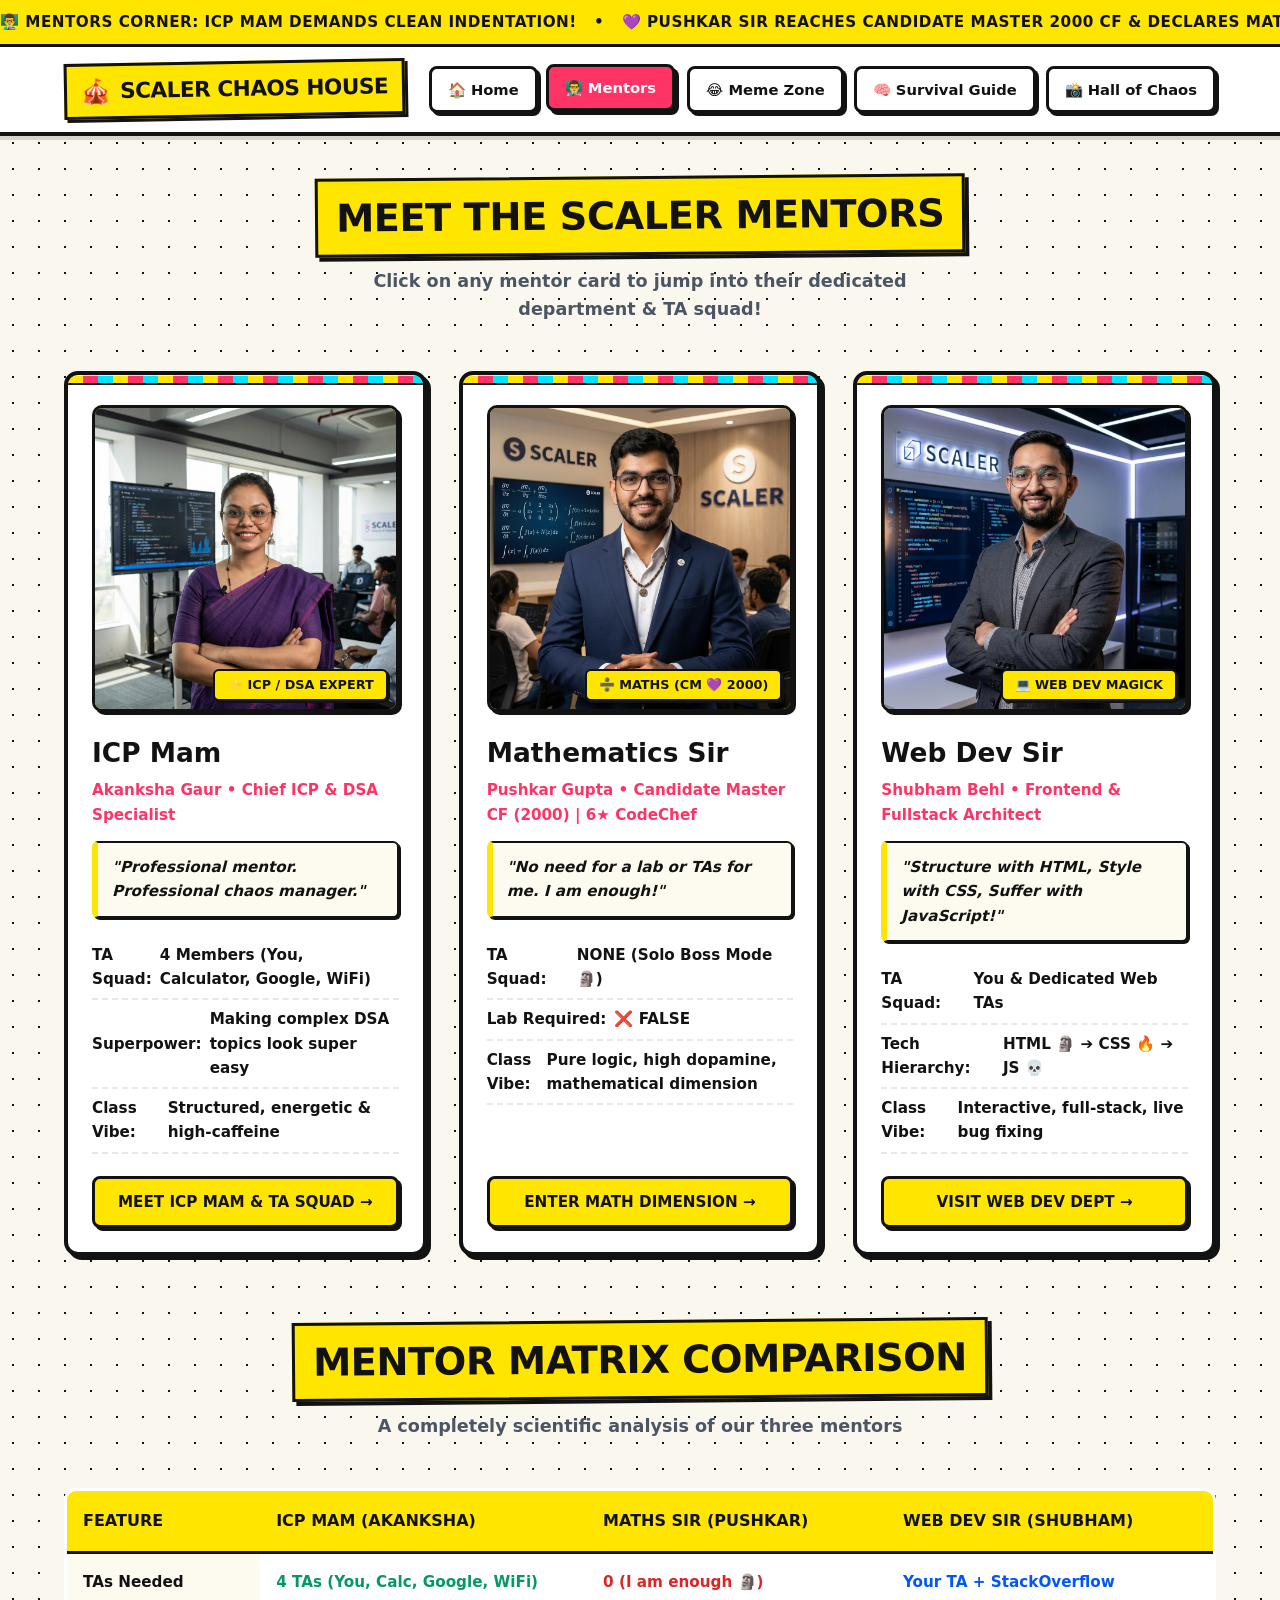
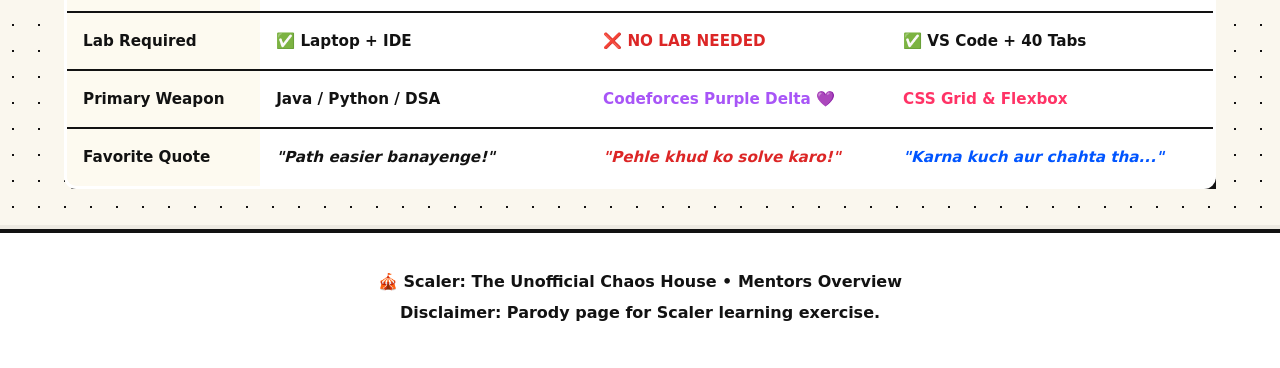
<file: mentors.html>
<!DOCTYPE html>
<html lang="en">
<head>
  <meta charset="UTF-8">
  <meta name="viewport" content="width=device-width, initial-scale=1.0">
  <title>Scaler Chaos House | Meet The Mentors</title>
  <link rel="stylesheet" href="css/style.css">
</head>
<body>

  <!-- ticker thingy - took forever to make the animation work lol -->
  <div class="ticker-bar">
    <div class="ticker-content">
      👨‍🏫 MENTORS CORNER: ICP Mam demands clean indentation! &nbsp;&nbsp;•&nbsp;&nbsp; 
      💜 Pushkar Sir reaches Candidate Master 2000 CF & declares Math is self-sufficient! &nbsp;&nbsp;•&nbsp;&nbsp; 
      💻 WebDev Sir reminds: CSS Flexbox solves 90% of life's problems!
    </div>
  </div>

  <!-- navbar setup -->
  <header class="header-nav">
    <div class="nav-container">
      <a href="index.html" class="nav-logo">
        <span class="emoji-icon">🎪</span>
        <span>Scaler Chaos House</span>
      </a>
      <nav>
        <ul class="nav-links">
          <li><a href="index.html">🏠 Home</a></li>
          <li><a href="mentors.html" class="active">👨‍🏫 Mentors</a></li>
          <li><a href="memes.html">😂 Meme Zone</a></li>
          <li><a href="survival.html">🧠 Survival Guide</a></li>
          <li><a href="gallery.html">📸 Hall of Chaos</a></li>
        </ul>
      </nav>
    </div>
  </header>

  <!-- main mentor grid start -->
  <main class="container">
    <section class="section-title">
      <h2>MEET THE SCALER MENTORS</h2>
      <p>Click on any mentor card to jump into their dedicated department & TA squad!</p>
    </section>

    <div class="grid-3">
      <!-- ICP Mam Card - first draft -->
      <article class="chaos-card">
        <div class="mentor-img-wrapper">
          <img src="images/icp_mam.jpg" alt="ICP Mentor Akanksha Mam">
          <span class="mentor-tag">⭐ ICP / DSA EXPERT</span>
        </div>
        <h3 class="mentor-title">ICP Mam</h3>
        <p class="mentor-role">Akanksha Gaur • Chief ICP & DSA Specialist</p>
        <div class="mentor-quote">"Professional mentor. Professional chaos manager."</div>
        <ul class="ta-list">
          <li><strong>TA Squad:</strong> 4 Members (You, Calculator, Google, WiFi)</li>
          <li><strong>Superpower:</strong> Making complex DSA topics look super easy</li>
          <li><strong>Class Vibe:</strong> Structured, energetic & high-caffeine</li>
        </ul>
        <a href="icp.html" class="card-btn">MEET ICP MAM & TA SQUAD →</a>
      </article>

      <!-- Math Mentor Card -->
      <article class="chaos-card">
        <div class="mentor-img-wrapper">
          <img src="images/maths_sir.jpg" alt="Math Mentor Pushkar Sir">
          <span class="mentor-tag">➗ MATHS (CM 💜 2000)</span>
        </div>
        <h3 class="mentor-title">Mathematics Sir</h3>
        <p class="mentor-role">Pushkar Gupta • Candidate Master CF (2000) | 6★ CodeChef</p>
        <div class="mentor-quote">"No need for a lab or TAs for me. I am enough!"</div>
          <ul class="ta-list">
            <!-- shifted this a bit by accident but whatever -->
            <li><strong>TA Squad:</strong> NONE (Solo Boss Mode 🗿)</li>
            <li><strong>Lab Required:</strong> ❌ FALSE</li>
            <li><strong>Class Vibe:</strong> Pure logic, high dopamine, mathematical dimension</li>
          </ul>
        <a href="maths.html" class="card-btn">ENTER MATH DIMENSION →</a>
      </article>

      <!-- Web Dev Card -->
      <article class="chaos-card">
        <div class="mentor-img-wrapper">
          <img src="images/webdev_sir.jpg" alt="Web Dev Mentor Shubham Sir">
          <span class="mentor-tag">💻 WEB DEV MAGICK</span>
        </div>
        <h3 class="mentor-title">Web Dev Sir</h3>
        <p class="mentor-role">Shubham Behl • Frontend & Fullstack Architect</p>
        <div class="mentor-quote">"Structure with HTML, Style with CSS, Suffer with JavaScript!"</div>
        <ul class="ta-list">
          <li><strong>TA Squad:</strong> You & Dedicated Web TAs</li>
          <li><strong>Tech Hierarchy:</strong> HTML 🗿 ➔ CSS 🔥 ➔ JS 💀</li>
          <li><strong>Class Vibe:</strong> Interactive, full-stack, live bug fixing</li>
        </ul>
        <a href="webdev.html" class="card-btn">VISIT WEB DEV DEPT →</a>
      </article>
    </div>

    <!-- comparison table idea from pinterest -->
    <section style="margin-top: 4rem;">
      <div class="section-title">
        <h2>MENTOR MATRIX COMPARISON</h2>
        <p>A completely scientific analysis of our three mentors</p>
      </div>

      <!-- should i add more rows? idk table looks dope now -->
      <div style="overflow-x: auto;">
        <table style="width: 100%; border-collapse: collapse; background: #ffffff; border-radius: 12px; overflow: hidden; border: 3px solid #121212; box-shadow: 6px 6px 0px #121212;">
          <thead>
            <tr style="background: #ffe600; color: #121212; text-align: left; border-bottom: 3px solid #121212;">
              <th style="padding: 1.1rem 1rem; font-weight: 900; font-size: 1rem; text-transform: uppercase;">Feature</th>
              <th style="padding: 1.1rem 1rem; font-weight: 900; font-size: 1rem; text-transform: uppercase;">ICP Mam (Akanksha)</th>
              <th style="padding: 1.1rem 1rem; font-weight: 900; font-size: 1rem; text-transform: uppercase;">Maths Sir (Pushkar)</th>
              <th style="padding: 1.1rem 1rem; font-weight: 900; font-size: 1rem; text-transform: uppercase;">Web Dev Sir (Shubham)</th>
            </tr>
          </thead>
          <tbody style="font-size: 0.95rem; font-weight: 600; color: #121212;">
            <tr style="border-bottom: 2px solid #121212;">
              <td style="padding: 1rem; font-weight: 800; background: #fdfaf0;">TAs Needed</td>
              <td style="padding: 1rem; color: #059669; font-weight: 700;">4 TAs (You, Calc, Google, WiFi)</td>
              <td style="padding: 1rem; color: #dc2626; font-weight: 800;">0 (I am enough 🗿)</td>
              <td style="padding: 1rem; color: #0055ff; font-weight: 700;">Your TA + StackOverflow</td>
            </tr>
            <tr style="border-bottom: 2px solid #121212;">
              <td style="padding: 1rem; font-weight: 800; background: #fdfaf0;">Lab Required</td>
              <td style="padding: 1rem;">✅ Laptop + IDE</td>
              <td style="padding: 1rem; color: #dc2626; font-weight: 800;">❌ NO LAB NEEDED</td>
              <td style="padding: 1rem;">✅ VS Code + 40 Tabs</td>
            </tr>
            <tr style="border-bottom: 2px solid #121212;">
              <td style="padding: 1rem; font-weight: 800; background: #fdfaf0;">Primary Weapon</td>
              <td style="padding: 1rem;">Java / Python / DSA</td>
              <td style="padding: 1rem; color: #a855f7; font-weight: 800;">Codeforces Purple Delta 💜</td>
              <td style="padding: 1rem; color: #ff3366; font-weight: 800;">CSS Grid & Flexbox</td>
            </tr>
            <tr>
              <td style="padding: 1rem; font-weight: 800; background: #fdfaf0;">Favorite Quote</td>
              <td style="padding: 1rem; font-style: italic;">"Path easier banayenge!"</td>
              <td style="padding: 1rem; font-style: italic; color: #dc2626; font-weight: 800;">"Pehle khud ko solve karo!"</td>
              <td style="padding: 1rem; font-style: italic; color: #0055ff; font-weight: 700;">"Karna kuch aur chahta tha..."</td>
            </tr>
            <!--
            <tr style="border-bottom: 2px solid #121212;">
              <td style="padding: 1rem; font-weight: 800; background: #fdfaf0;">Coffee Intake</td>
              <td style="padding: 1rem;">3 cups</td>
              <td style="padding: 1rem;">0 (math is energy)</td>
              <td style="padding: 1rem;">infinity</td>
            </tr>
            -->
          </tbody>
        </table>
      </div>
    </section>
  </main>

  <!-- footer -->
  <footer>
    <p>🎪 <strong>Scaler: The Unofficial Chaos House</strong> • Mentors Overview</p>
    <p>Disclaimer: Parody page for Scaler learning exercise.</p>
  </footer>

</body>
</html>
</file>
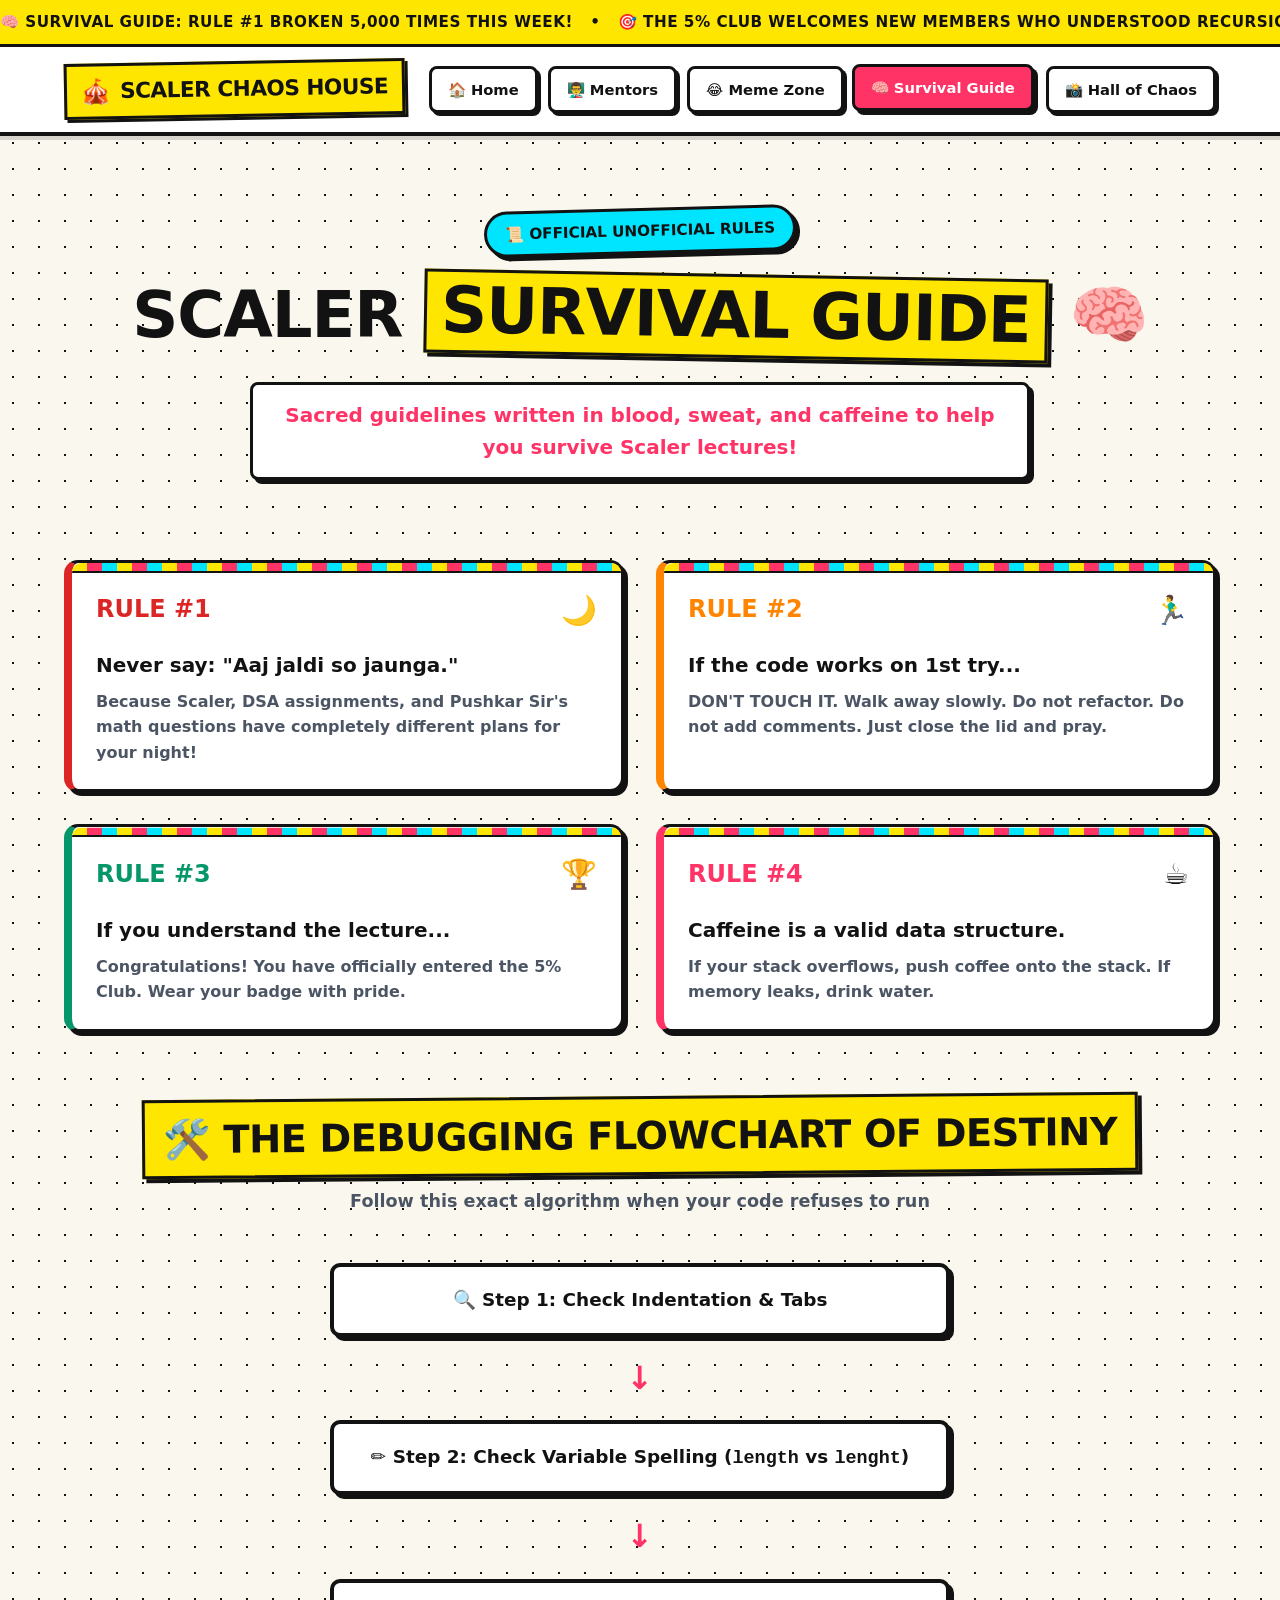
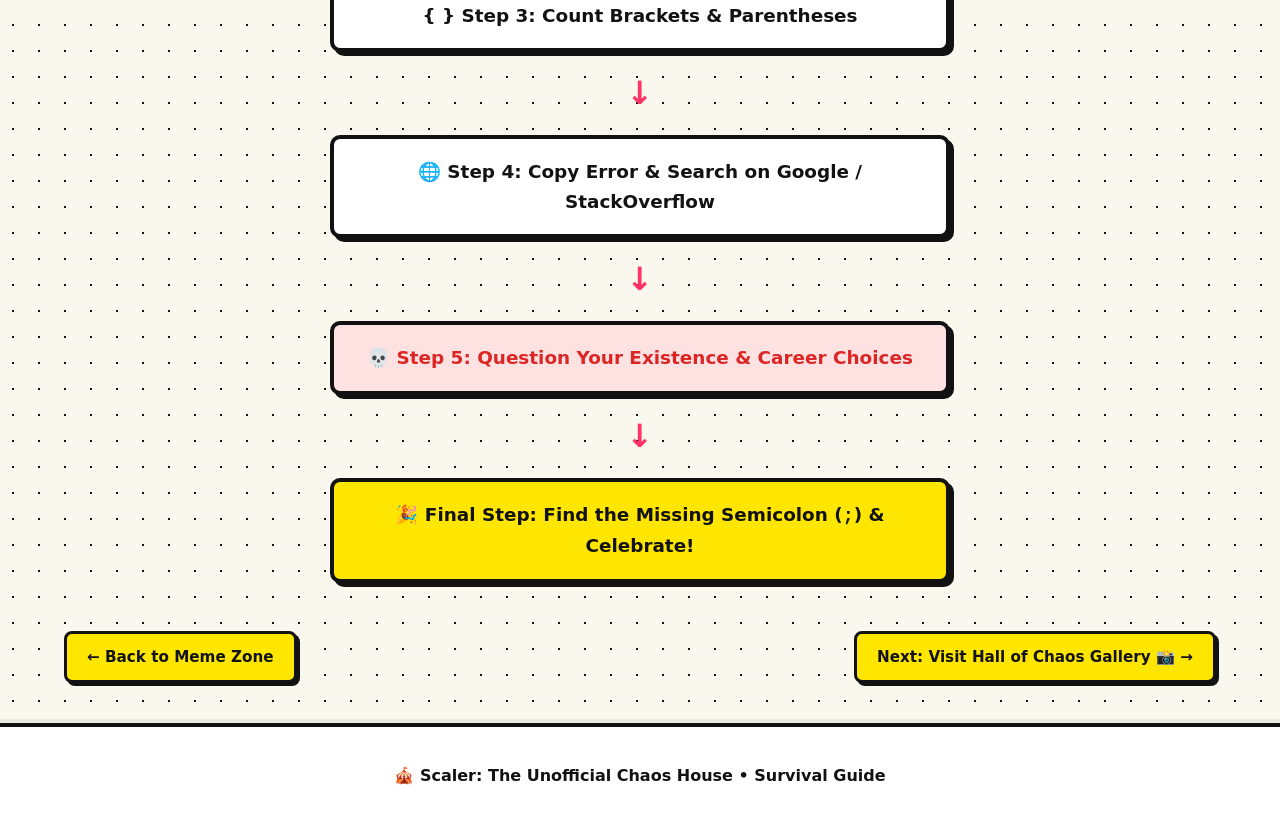
<file: survival.html>
<!DOCTYPE html>
<html lang="en">
<head>
  <meta charset="UTF-8">
  <meta name="viewport" content="width=device-width, initial-scale=1.0">
  <title>Scaler Chaos House | Survival Guide</title>
  <link rel="stylesheet" href="css/style.css">
</head>
<body>

  <!-- top news ticker -->
  <div class="ticker-bar">
    <div class="ticker-content">
      🧠 SURVIVAL GUIDE: Rule #1 broken 5,000 times this week! &nbsp;&nbsp;•&nbsp;&nbsp; 
      🎯 The 5% Club welcomes new members who understood recursion in 1 attempt! &nbsp;&nbsp;•&nbsp;&nbsp; 
      ☕ Always keep caffeine nearby during debugging sessions!
    </div>
  </div>

  <!-- nav bar (stole this from a tutorial lol) -->
  <header class="header-nav">
    <div class="nav-container">
      <a href="index.html" class="nav-logo">
        <span class="emoji-icon">🎪</span>
        <span>Scaler Chaos House</span>
      </a>
      <nav>
        <ul class="nav-links">
          <li><a href="index.html">🏠 Home</a></li>
          <li><a href="mentors.html">👨‍🏫 Mentors</a></li>
          <li><a href="memes.html">😂 Meme Zone</a></li>
          <li><a href="survival.html" class="active">🧠 Survival Guide</a></li>
          <li><a href="gallery.html">📸 Hall of Chaos</a></li>
        </ul>
      </nav>
    </div>
  </header>

  <!-- main body -->
  <main class="container">
    <section class="hero" style="padding-top: 2rem;">
      <div class="hero-badge">📜 OFFICIAL UNOFFICIAL RULES</div>
      <h1 class="hero-title">SCALER <span class="highlight">SURVIVAL GUIDE</span> 🧠</h1>
      <p class="hero-subtitle">
        <em>Sacred guidelines written in blood, sweat, and caffeine to help you survive Scaler lectures!</em>
      </p>
    </section>

    <!-- the 4 rules section -->
    <section style="margin-bottom: 4rem;">
      <div class="grid-2">
        <!-- Rule 1 -->
        <article class="chaos-card" style="border: 3px solid #121212; border-left: 8px solid #dc2626; box-shadow: 4px 4px 0px #121212;">
          <div style="display: flex; justify-content: space-between; align-items: center; margin-bottom: 1rem;">
            <h3 style="color: #dc2626; font-size: 1.5rem; font-weight: 900;">RULE #1</h3>
            <span style="font-size: 1.8rem;">🌙</span>
          </div>
          <h4 style="color: #121212; font-size: 1.25rem; font-weight: 900; margin-bottom: 0.5rem;">Never say: "Aaj jaldi so jaunga."</h4>
          <p style="color: var(--ink-muted); font-weight: 600;">
            Because Scaler, DSA assignments, and Pushkar Sir's math questions have completely different plans for your night!
          </p>
        </article>

        <!-- Rule 2 -->
        <article class="chaos-card" style="border: 3px solid #121212; border-left: 8px solid #ff8400; box-shadow: 4px 4px 0px #121212;">
            <div style="display: flex; justify-content: space-between; align-items: center; margin-bottom: 1rem;">
              <h3 style="color: #ff8400; font-size: 1.5rem; font-weight: 900;">RULE #2</h3>
              <span style="font-size: 1.8rem;">🏃‍♂️</span>
            </div>
            <h4 style="color: #121212; font-size: 1.25rem; font-weight: 900; margin-bottom: 0.5rem;">If the code works on 1st try...</h4>
            <p style="color: var(--ink-muted); font-weight: 600;">
              <strong>DON'T TOUCH IT.</strong> Walk away slowly. Do not refactor. Do not add comments. Just close the lid and pray.
            </p>
        </article>

        <!-- Rule 3 -->
        <article class="chaos-card" style="border: 3px solid #121212; border-left: 8px solid #059669; box-shadow: 4px 4px 0px #121212;">
          <div style="display: flex; justify-content: space-between; align-items: center; margin-bottom: 1rem;">
            <h3 style="color: #059669; font-size: 1.5rem; font-weight: 900;">RULE #3</h3>
            <span style="font-size: 1.8rem;">🏆</span>
          </div>
          <h4 style="color: #121212; font-size: 1.25rem; font-weight: 900; margin-bottom: 0.5rem;">If you understand the lecture...</h4>
          <p style="color: var(--ink-muted); font-weight: 600;">
            <strong>Congratulations!</strong> You have officially entered the <strong>5% Club</strong>. Wear your badge with pride.
          </p>
        </article>

        <!-- Rule 4 -->
        <article class="chaos-card" style="border: 3px solid #121212; border-left: 8px solid #ff3366; box-shadow: 4px 4px 0px #121212;">
          <div style="display: flex; justify-content: space-between; align-items: center; margin-bottom: 1rem;">
            <h3 style="color: var(--pink); font-size: 1.5rem; font-weight: 900;">RULE #4</h3>
            <span style="font-size: 1.8rem;">☕</span>
          </div>
          <h4 style="color: #121212; font-size: 1.25rem; font-weight: 900; margin-bottom: 0.5rem;">Caffeine is a valid data structure.</h4>
          <p style="color: var(--ink-muted); font-weight: 600;">
            If your stack overflows, push coffee onto the stack. If memory leaks, drink water.
          </p>
        </article>
        
        <!-- <div class="hidden-rule">Rule 5: Don't cry during assignments</div> -->
      </div>
    </section>

    <!-- the flowchart was fun to make -->
    <section>
      <div class="section-title">
        <h2>🛠️ THE DEBUGGING FLOWCHART OF DESTINY</h2>
        <p>Follow this exact algorithm when your code refuses to run</p>
      </div>

      <div class="flowchart-container">
        <div class="flow-step" style="border-color: #121212;">
          🔍 Step 1: Check Indentation & Tabs
        </div>
        <div class="flow-arrow">↓</div>

        <div class="flow-step" style="border-color: #121212;">
          ✏️ Step 2: Check Variable Spelling (<code>length</code> vs <code>lenght</code>)
        </div>
        <div class="flow-arrow">↓</div>

        <div class="flow-step" style="border-color: #121212;">
          { } Step 3: Count Brackets & Parentheses
        </div>
        <div class="flow-arrow">↓</div>

        <div class="flow-step" style="border-color: #121212;">
          🌐 Step 4: Copy Error & Search on Google / StackOverflow
        </div>
        <div class="flow-arrow">↓</div>

        <div class="flow-step" style="border-color: #121212; background: #fee2e2; color: #dc2626; font-weight: 900;">
          💀 Step 5: Question Your Existence & Career Choices
        </div>
        <div class="flow-arrow">↓</div>

        <div class="flow-step" style="border-color: #121212; background: var(--yellow); color: #121212; font-weight: 900;">
          🎉 Final Step: Find the Missing Semicolon (<code>;</code>) & Celebrate!
        </div>
      </div>
    </section>

    <!-- nav buttons at bottom -->
    <div style="display: flex; justify-content: space-between; margin-top: 3rem; flex-wrap: wrap; gap: 1rem;">
      <a href="memes.html" class="card-btn">← Back to Meme Zone</a>
      <a href="gallery.html" class="card-btn">Next: Visit Hall of Chaos Gallery 📸 →</a>
    </div>
  </main>

  <!-- Footer -->
  <footer>
    <p>🎪 <strong>Scaler: The Unofficial Chaos House</strong> • Survival Guide</p>
  </footer>

</body>
</html>
</file>
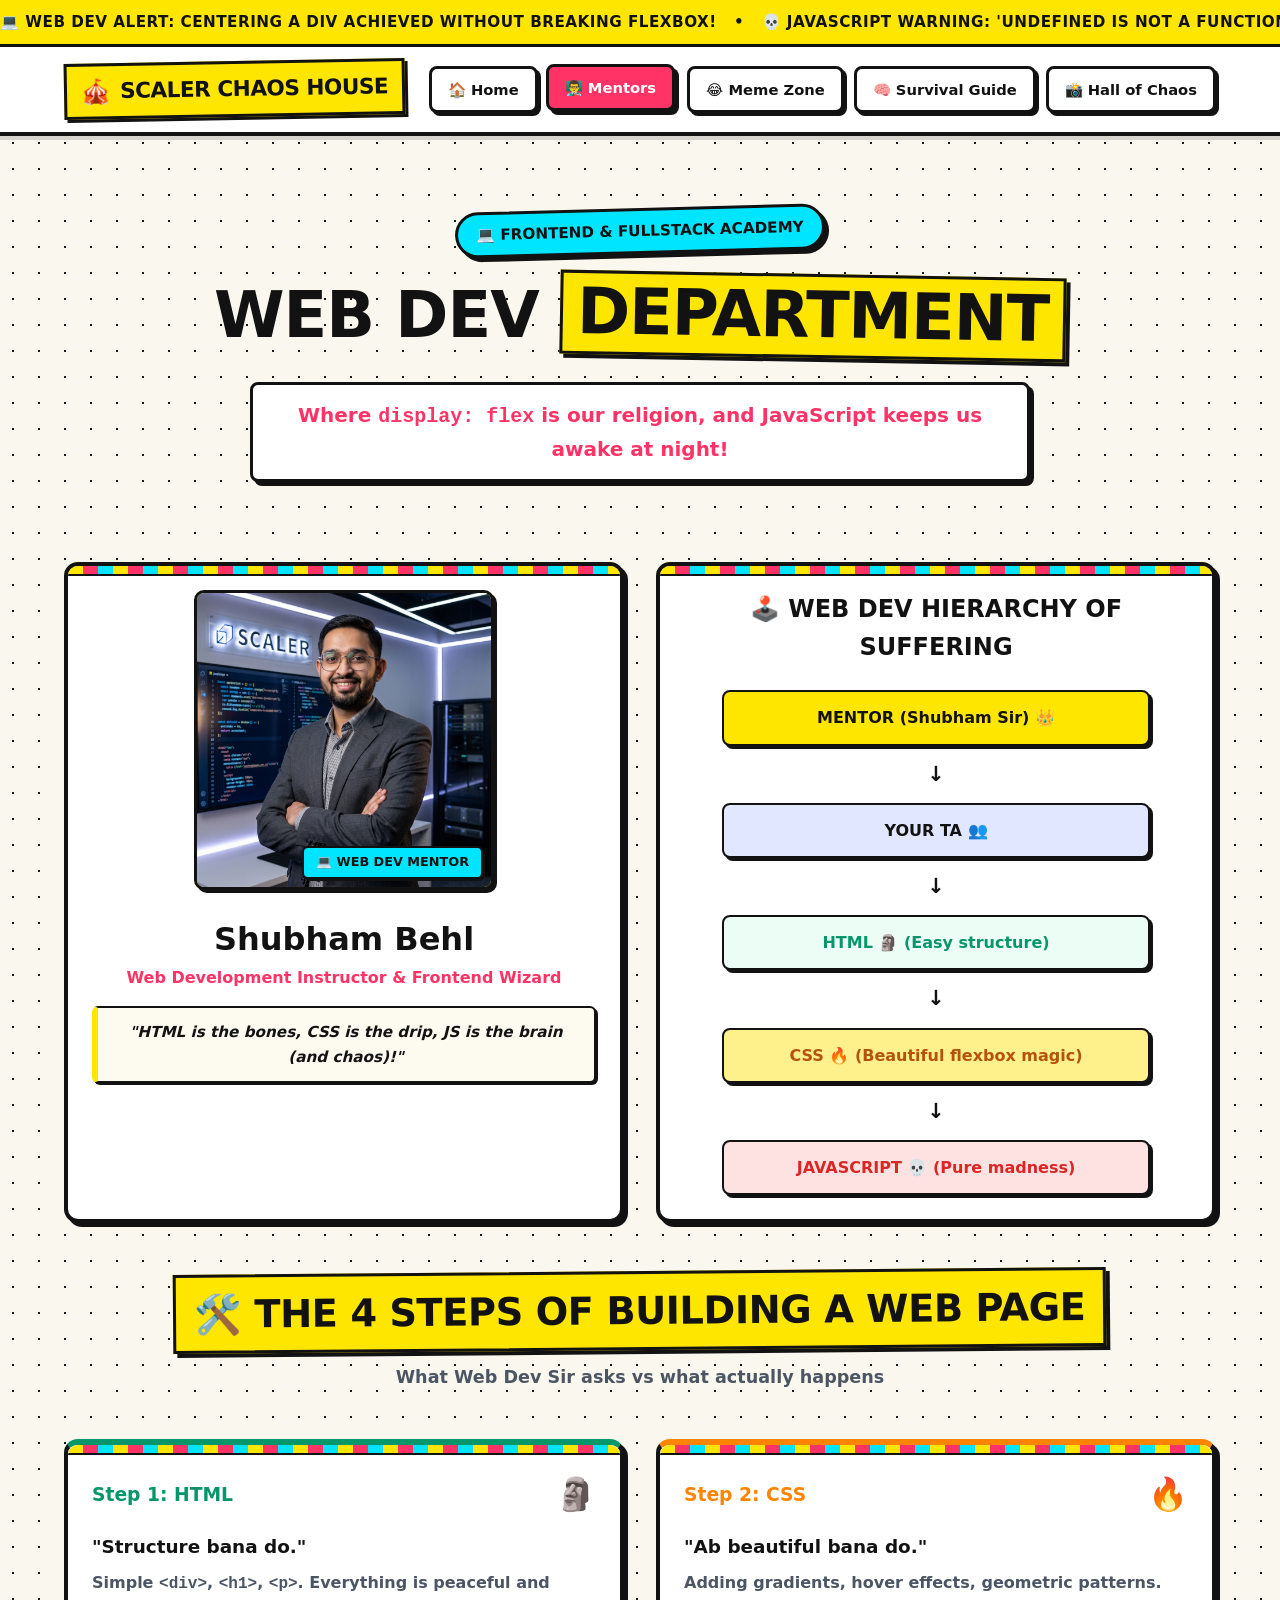
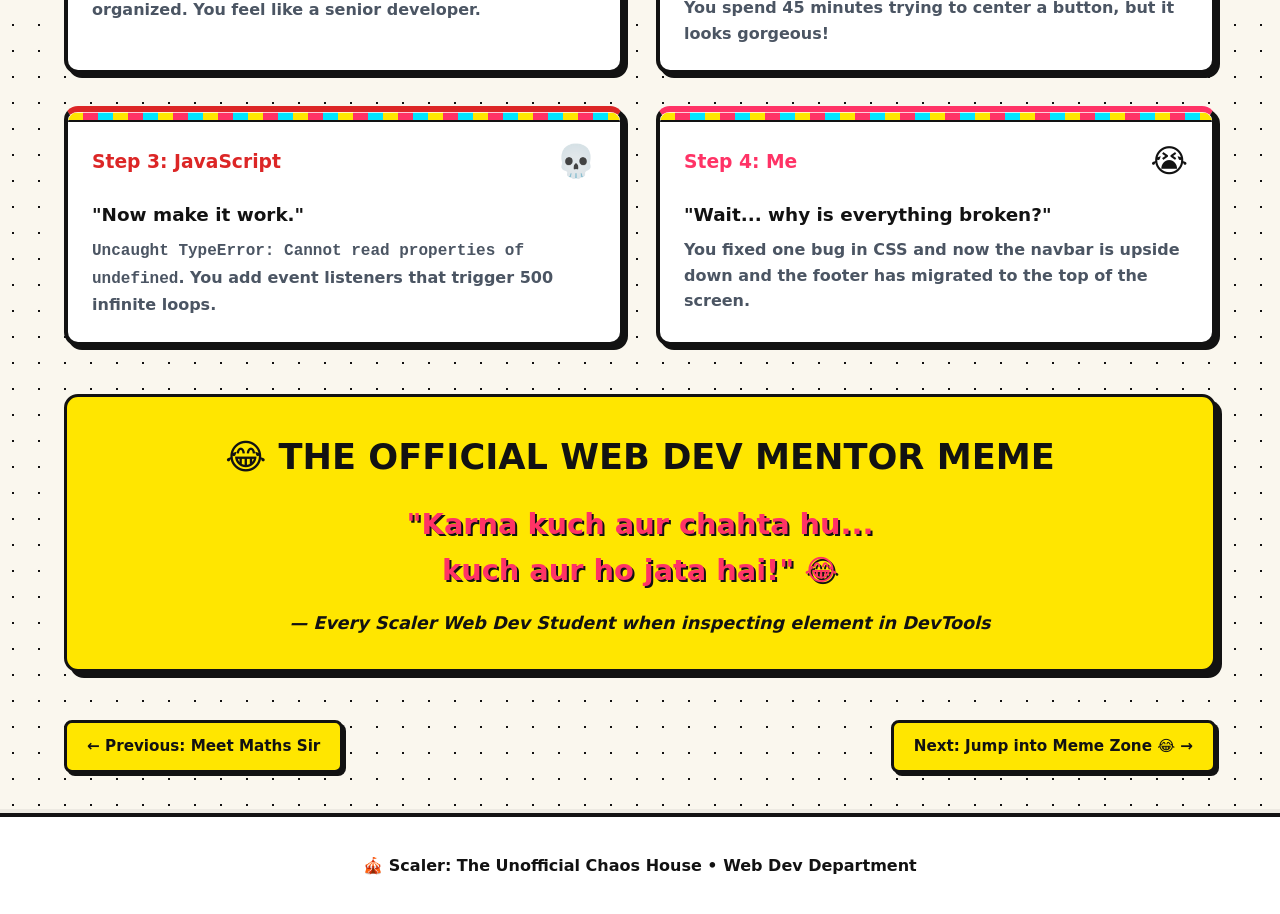
<file: webdev.html>
<!DOCTYPE html>
<html lang="en">
<head>
  <meta charset="UTF-8">
  <meta name="viewport" content="width=device-width, initial-scale=1.0">
  <title>Scaler Chaos House | Web Dev Department</title>
  <link rel="stylesheet" href="css/style.css">
</head>
<body>

  <!-- breaking news ticker -->
  <div class="ticker-bar">
    <div class="ticker-content">
      💻 WEB DEV ALERT: Centering a DIV achieved without breaking flexbox! &nbsp;&nbsp;•&nbsp;&nbsp; 
      💀 JAVASCRIPT WARNING: 'undefined is not a function' declared national emergency!
    </div>
  </div>

  <!-- navbar stuff -->
  <header class="header-nav">
    <div class="nav-container">
      <a href="index.html" class="nav-logo">
        <span class="emoji-icon">🎪</span>
        <span>Scaler Chaos House</span>
      </a>
      <nav>
        <ul class="nav-links">
           <li><a href="index.html">🏠 Home</a></li>
            <li><a href="mentors.html" class="active">👨‍🏫 Mentors</a></li>
           <li><a href="memes.html">😂 Meme Zone</a></li>
          <li><a href="survival.html">🧠 Survival Guide</a></li>
          <li><a href="gallery.html">📸 Hall of Chaos</a></li>
        </ul>
      </nav>
    </div>
  </header>

  <!-- main page content -->
  <main class="container">
    <section class="hero" style="padding-top: 2rem;">
      <div class="hero-badge">💻 FRONTEND & FULLSTACK ACADEMY</div>
      <h1 class="hero-title">WEB DEV <span class="highlight">DEPARTMENT</span></h1>
      <p class="hero-subtitle">
        <em>Where <code>display: flex</code> is our religion, and JavaScript keeps us awake at night!</em>
      </p>
    </section>

    <!-- shubham sir section -->
    <!-- centering this div took my entire evening -->
    <div class="grid-2" style="margin-bottom: 3rem;">
      <div class="chaos-card" style="align-items: center; text-align: center;">
        <div class="mentor-img-wrapper" style="max-width: 300px; margin: 0 auto 1.5rem auto;">
          <img src="images/webdev_sir.jpg" alt="Web Dev Sir Shubham Behl">
          <span class="mentor-tag" style="background: var(--blue); color: #121212;">💻 WEB DEV MENTOR</span>
        </div>
        <h2 style="font-size: 2rem; color: #121212; font-weight: 900;">Shubham Behl</h2>
        <p style="color: var(--pink); font-weight: 800; margin-bottom: 1rem;">
          Web Development Instructor & Frontend Wizard
        </p>
        <div class="mentor-quote" style="width: 100%;">
          "HTML is the bones, CSS is the drip, JS is the brain (and chaos)!"
        </div>
      </div>

      <!-- hierarchy tree - idk if flex is right here but it works -->
      <div class="chaos-card" style="justify-content: center;">
        <h3 style="font-size: 1.5rem; color: #121212; margin-bottom: 1.5rem; text-align: center; font-weight: 900;">
          🕹️ WEB DEV HIERARCHY OF SUFFERING
        </h3>

        <div style="display: flex; flex-direction: column; align-items: center; gap: 0.75rem; text-align: center;">
          <div style="background: var(--yellow); padding: 0.8rem 1.5rem; border-radius: 8px; border: 2px solid #121212; box-shadow: 3px 3px 0px #121212; width: 85%; font-weight: 900; color: #121212;">
            MENTOR (Shubham Sir) 👑
          </div>
          <div style="color: #121212; font-size: 1.3rem; font-weight: 900;">↓</div>
          <div style="background: #e0e7ff; padding: 0.8rem 1.5rem; border-radius: 8px; border: 2px solid #121212; box-shadow: 3px 3px 0px #121212; width: 85%; font-weight: 800; color: #121212;">
            YOUR TA 👥
          </div>
          <div style="color: #121212; font-size: 1.3rem; font-weight: 900;">↓</div>
          <div style="background: #ecfdf5; padding: 0.8rem 1.5rem; border-radius: 8px; border: 2px solid #121212; box-shadow: 3px 3px 0px #121212; width: 85%; font-weight: 800; color: #059669;">
            HTML 🗿 (Easy structure)
          </div>
          <div style="color: #121212; font-size: 1.3rem; font-weight: 900;">↓</div>
          <div style="background: #fef08a; padding: 0.8rem 1.5rem; border-radius: 8px; border: 2px solid #121212; box-shadow: 3px 3px 0px #121212; width: 85%; font-weight: 800; color: #b45309;">
            CSS 🔥 (Beautiful flexbox magic)
          </div>
          <div style="color: #121212; font-size: 1.3rem; font-weight: 900;">↓</div>
          <div style="background: #fee2e2; padding: 0.8rem 1.5rem; border-radius: 8px; border: 2px solid #121212; box-shadow: 3px 3px 0px #121212; width: 85%; font-weight: 800; color: #dc2626;">
            JAVASCRIPT 💀 (Pure madness)
          </div>
        </div>
      </div>
    </div>

    <!-- the 4 steps of pain -->
    <section>
      <div class="section-title">
        <h2>🛠️ THE 4 STEPS OF BUILDING A WEB PAGE</h2>
        <p>What Web Dev Sir asks vs what actually happens</p>
      </div>

      <div class="grid-2">
        <article class="chaos-card" style="border-top: 6px solid #059669;">
          <div style="display: flex; align-items: center; justify-content: space-between; margin-bottom: 0.75rem;">
            <h3 style="color: #059669; font-weight: 900;">Step 1: HTML</h3>
            <span style="font-size: 2rem;">🗿</span>
          </div>
          <p style="font-weight: 800; font-size: 1.15rem; color: #121212; margin-bottom: 0.5rem;">"Structure bana do."</p>
          <p style="color: var(--ink-muted); font-weight: 600;">
            Simple <code>&lt;div&gt;</code>, <code>&lt;h1&gt;</code>, <code>&lt;p&gt;</code>. Everything is peaceful and organized. You feel like a senior developer.
          </p>
        </article>

        <article class="chaos-card" style="border-top: 6px solid #ff8400;">
          <div style="display: flex; align-items: center; justify-content: space-between; margin-bottom: 0.75rem;">
            <h3 style="color: #ff8400; font-weight: 900;">Step 2: CSS</h3>
            <span style="font-size: 2rem;">🔥</span>
          </div>
          <p style="font-weight: 800; font-size: 1.15rem; color: #121212; margin-bottom: 0.5rem;">"Ab beautiful bana do."</p>
          <p style="color: var(--ink-muted); font-weight: 600;">
            Adding gradients, hover effects, geometric patterns. You spend 45 minutes trying to center a button, but it looks gorgeous!
          </p>
        </article>

        <article class="chaos-card" style="border-top: 6px solid #dc2626;">
          <div style="display: flex; align-items: center; justify-content: space-between; margin-bottom: 0.75rem;">
            <h3 style="color: #dc2626; font-weight: 900;">Step 3: JavaScript</h3>
            <span style="font-size: 2rem;">💀</span>
          </div>
          <p style="font-weight: 800; font-size: 1.15rem; color: #121212; margin-bottom: 0.5rem;">"Now make it work."</p>
          <p style="color: var(--ink-muted); font-weight: 600;">
            <code>Uncaught TypeError: Cannot read properties of undefined</code>. You add event listeners that trigger 500 infinite loops.
          </p>
        </article>

        <article class="chaos-card" style="border-top: 6px solid #ff3366;">
          <div style="display: flex; align-items: center; justify-content: space-between; margin-bottom: 0.75rem;">
            <h3 style="color: var(--pink); font-weight: 900;">Step 4: Me</h3>
            <span style="font-size: 2rem;">😭</span>
          </div>
          <p style="font-weight: 800; font-size: 1.15rem; color: #121212; margin-bottom: 0.5rem;">"Wait... why is everything broken?"</p>
          <p style="color: var(--ink-muted); font-weight: 600;">
            You fixed one bug in CSS and now the navbar is upside down and the footer has migrated to the top of the screen.
          </p>
        </article>
      </div>
    </section>

    <!-- the meme at the bottom is my favorite part -->
    <!-- <div class="test">tried a rotating banner but it broke everything</div> -->
    <section style="margin-top: 3rem;">
      <div class="meme-card" style="text-align: center; background: var(--yellow); border: 3px solid #121212; box-shadow: 6px 6px 0px #121212;">
        <h2 style="font-size: 2.2rem; margin-bottom: 1rem; color: #121212; font-weight: 900;">
          😂 THE OFFICIAL WEB DEV MENTOR MEME
        </h2>
        <div style="font-size: 1.8rem; font-weight: 900; color: var(--pink); margin-bottom: 1rem; text-shadow: 2px 2px 0px #121212;">
          "Karna kuch aur chahta hu... <br>
          kuch aur ho jata hai!" 😂
        </div>
        <p style="color: #121212; font-size: 1.1rem; font-weight: 700; font-style: italic;">
          — Every Scaler Web Dev Student when inspecting element in DevTools
        </p>
      </div>
    </section>

    <!-- prev/next buttons -->
    <div style="display: flex; justify-content: space-between; margin-top: 3rem; flex-wrap: wrap; gap: 1rem;">
      <a href="maths.html" class="card-btn">← Previous: Meet Maths Sir</a>
       <a href="memes.html" class="card-btn">Next: Jump into Meme Zone 😂 →</a>
    </div>
  </main>

  <!-- footer finally -->
  <footer>
    <p>🎪 <strong>Scaler: The Unofficial Chaos House</strong> • Web Dev Department</p>
  </footer>

</body>
</html>
</file>
<file: css/style.css>
/* Scaler Chaos House - Web Development Project */
/* switched from dark mode to memphis geometric chaos / neobrutalism! */
/* inspired by 80s-90s memphis design, bauhaus posters, and retro comic art */
/* hard black shadows and thick borders look 1000x cooler than boring blurs lol */
/* made by a scaler student powered by 3 cups of hostel chai */

:root {
  /* memphis pop color palette - bright & punchy */
  --bg-paper: #faf7ee;      /* warm cream canvas like retro art paper */
  --card-bg: #ffffff;       /* clean white card base */
  --ink: #121212;           /* deep charcoal black for text & borders */
  --ink-muted: #4b5563;     /* readable dark grey */
  
  --yellow: #ffe600;        /* electric canary yellow */
  --pink: #ff3366;          /* hot punchy pink / coral */
  --blue: #00e5ff;          /* retro cyan blue */
  --purple: #a855f7;        /* codeforces candidate master purple */
  --green: #00f076;         /* neon terminal green */
  --orange: #ff8400;        /* bauhaus warm orange */

  /* neo-brutalist tokens */
  --border: 3px solid #121212;
  --border-thick: 4px solid #121212;
  --shadow: 4px 4px 0px #121212;
  --shadow-lg: 6px 6px 0px #121212;
  --shadow-hover: 8px 8px 0px #121212;
  
  /* backward compatibility for inline styles in html */
  --bg-dark: #faf7ee;
  --bg-card: #ffffff;
  --bg-card-hover: #fffbeb;
  --text-main: #121212;
  --text-bright: #121212;
  --text-muted: #4b5563;
  --primary: #ff3366;
  --secondary: #0055ff;
  --accent: #ff8400;
  --purple-master: #a855f7;
  --success: #059669;
  --danger: #dc2626;
  --main-grad: #ffe600;
  --radius-sm: 6px;
  --radius-md: 10px;
  --radius-pill: 9999px;
  
  --font-main: 'Segoe UI', -apple-system, system-ui, Roboto, sans-serif;
  --font-mono: 'Consolas', 'Courier New', monospace;
}

/* reset everything */
* {
  margin: 0;
  padding: 0;
  box-sizing: border-box;
}

html {
  scroll-behavior: smooth;
  font-size: 16px;
}

body {
  font-family: var(--font-main);
  background-color: var(--bg-paper);
  /* memphis geometric polka dot grid background */
  background-image: 
    radial-gradient(#121212 1.4px, transparent 1.4px),
    radial-gradient(#ff3366 1px, transparent 1px);
  background-size: 26px 26px, 52px 52px;
  background-position: 0 0, 13px 13px;
  color: var(--ink);
  line-height: 1.6;
  min-height: 100vh;
  display: flex;
  flex-direction: column;
}

a {
  color: inherit;
  text-decoration: none;
}

img {
  max-width: 100%;
  height: auto;
  display: block;
}

/* ==========================================================
   TICKER / MARQUEE BAR - RETRO CAUTION STRIP
   ========================================================== */
.ticker-bar {
  background: var(--yellow);
  color: var(--ink);
  padding: 10px 0;
  font-size: 0.95rem;
  font-weight: 800;
  letter-spacing: 0.5px;
  text-transform: uppercase;
  overflow: hidden;
  white-space: nowrap;
  border-bottom: var(--border);
  /* yellow and black hazard diagonal stripes at top/bottom border */
  box-shadow: 0 4px 0px rgba(0,0,0,0.1);
}

.ticker-content {
  display: inline-block;
  animation: ticker 32s linear infinite;
}

@keyframes ticker {
  0% { transform: translateX(100vw); }
  100% { transform: translateX(-100%); }
}

/* ==========================================================
   NAVBAR - NEO-BRUTALIST STICKY HEADER
   ========================================================== */
.header-nav {
  position: sticky;
  top: 0;
  z-index: 1000;
  background: #ffffff;
  border-bottom: var(--border-thick);
  box-shadow: 0 4px 0px rgba(18, 18, 18, 0.15);
}

.nav-container {
  max-width: 1200px;
  margin: 0 auto;
  padding: 14px 1.5rem;
  display: flex;
  align-items: center;
  justify-content: space-between;
  flex-wrap: wrap;
  gap: 1rem;
}

.nav-logo {
  display: inline-flex;
  align-items: center;
  gap: 0.6rem;
  font-size: 1.35rem;
  font-weight: 900;
  letter-spacing: -0.5px;
  color: var(--ink);
  text-transform: uppercase;
  background: var(--yellow);
  padding: 6px 14px;
  border: var(--border);
  box-shadow: 3px 3px 0px #121212;
  transform: rotate(-1deg);
  transition: transform 0.2s ease, box-shadow 0.2s ease;
}

.nav-logo:hover {
  transform: rotate(1deg) scale(1.02);
  box-shadow: 5px 5px 0px #121212;
}

.emoji-icon {
  font-size: 1.5rem;
  animation: wiggle 2.5s infinite ease-in-out;
}

@keyframes wiggle {
  0%, 100% { transform: rotate(0deg); }
  25% { transform: rotate(-12deg); }
  75% { transform: rotate(12deg); }
}

.nav-links {
  display: flex;
  align-items: center;
  gap: 10px;
  list-style: none;
  flex-wrap: wrap;
}

.nav-links a {
  padding: 0.55rem 1rem;
  border: var(--border);
  border-radius: 8px;
  font-weight: 800;
  font-size: 0.92rem;
  color: var(--ink);
  background: #ffffff;
  box-shadow: 3px 3px 0px #121212;
  transition: transform 0.15s ease, box-shadow 0.15s ease, background 0.15s ease;
  display: inline-flex;
  align-items: center;
  gap: 0.35rem;
}

.nav-links a:hover {
  background: var(--yellow);
  transform: translate(-2px, -2px);
  box-shadow: 5px 5px 0px #121212;
}

.nav-links a.active, .active {
  color: #ffffff !important;
  background: var(--pink) !important;
  transform: translate(-2px, -2px);
  box-shadow: 4px 4px 0px #121212 !important;
}

/* ==========================================================
   CONTAINERS & SECTION TITLES
   ========================================================== */
.container {
  max-width: 1200px;
  margin: 0 auto;
  padding: 40px 1.5rem;
  width: 100%;
  flex: 1;
}

.section-title {
  text-align: center;
  margin-bottom: 3rem;
  position: relative;
}

.section-title h2 {
  font-size: 2.4rem;
  font-weight: 900;
  color: var(--ink);
  text-transform: uppercase;
  letter-spacing: -0.5px;
  display: inline-block;
  background: var(--yellow);
  padding: 6px 18px;
  border: var(--border);
  box-shadow: var(--shadow);
  transform: rotate(-0.5deg);
  margin-bottom: 12px;
}

.section-title p {
  color: var(--ink-muted);
  font-size: 1.1rem;
  font-weight: 600;
  max-width: 650px;
  margin: 0 auto;
}

.grid-3 {
  display: grid;
  grid-template-columns: repeat(auto-fit, minmax(320px, 1fr));
  gap: 32px;
}

.grid-2 {
  display: grid;
  grid-template-columns: repeat(auto-fit, minmax(420px, 1fr));
  gap: 32px;
}

/* ==========================================================
   HERO SECTION - RETRO POP ART SHOWCASE
   ========================================================== */
.hero {
  text-align: center;
  padding: 3.5rem 1rem 2.5rem 1rem;
  position: relative;
}

.hero-badge {
  display: inline-block;
  padding: 8px 18px;
  background: var(--blue);
  border: var(--border);
  border-radius: var(--radius-pill);
  box-shadow: var(--shadow);
  color: var(--ink);
  font-size: 0.95rem;
  font-weight: 800;
  margin-bottom: 20px;
  transform: rotate(-1.5deg);
  transition: transform 0.2s ease;
}

.hero-badge:hover {
  transform: rotate(1.5deg) scale(1.03);
}

.hero-title {
  font-size: clamp(2.4rem, 6vw, 4rem);
  font-weight: 900;
  line-height: 1.15;
  margin-bottom: 1.5rem;
  letter-spacing: -1px;
  color: var(--ink);
}

/* highlight sticker box */
.highlight {
  background: var(--yellow);
  color: var(--ink);
  padding: 2px 14px;
  border: var(--border);
  box-shadow: 4px 4px 0px #121212;
  display: inline-block;
  transform: rotate(1deg);
  text-decoration: none;
}

.hero-subtitle {
  font-size: 1.25rem;
  color: var(--ink);
  font-weight: 600;
  max-width: 780px;
  margin: 0 auto 2.5rem auto;
  background: #ffffff;
  padding: 14px 22px;
  border: var(--border);
  box-shadow: var(--shadow);
  border-radius: 8px;
}

.hero-subtitle em {
  color: var(--pink);
  font-weight: 800;
  font-style: normal;
}

/* big chunky cta button */
.cta-button {
  display: inline-flex;
  align-items: center;
  gap: 0.75rem;
  padding: 14px 32px;
  font-size: 1.25rem;
  font-weight: 900;
  color: #ffffff;
  background: var(--pink);
  border: var(--border-thick);
  border-radius: 12px;
  box-shadow: var(--shadow-lg);
  cursor: pointer;
  letter-spacing: 0.5px;
  transition: transform 0.15s ease, box-shadow 0.15s ease, background 0.15s ease;
}

.cta-button:hover {
  background: var(--yellow);
  color: var(--ink);
  transform: translate(-3px, -3px);
  box-shadow: var(--shadow-hover);
}

.cta-button:active {
  transform: translate(2px, 2px);
  box-shadow: 2px 2px 0px #121212;
}

/* ==========================================================
   STATS BAR - RETRO BLOCKS
   ========================================================== */
.stats-bar {
  display: grid;
  grid-template-columns: repeat(auto-fit, minmax(200px, 1fr));
  gap: 20px;
  background: #ffffff;
  padding: 28px;
  border: var(--border-thick);
  border-radius: 14px;
  box-shadow: var(--shadow-lg);
  margin: 3.5rem 0;
  text-align: center;
  position: relative;
}

/* memphis top striped ribbon for stats */
.stats-bar::before {
  content: '';
  position: absolute;
  top: -8px;
  left: 30px;
  width: 90px;
  height: 16px;
  background: repeating-linear-gradient(45deg, #121212, #121212 3px, #ffe600 3px, #ffe600 8px);
  border: 2px solid #121212;
  box-shadow: 2px 2px 0px #121212;
  transform: rotate(-3deg);
}

.stat-item {
  padding: 10px;
}

.stat-item .num {
  font-size: 3rem;
  font-weight: 900;
  color: var(--ink);
  line-height: 1.1;
  margin-bottom: 4px;
  /* text with solid stroke effect */
  text-shadow: 2px 2px 0px var(--yellow);
}

.stat-item .label {
  color: var(--ink-muted);
  font-weight: 800;
  font-size: 0.88rem;
  text-transform: uppercase;
  letter-spacing: 0.8px;
}

/* ==========================================================
   NEO-BRUTALIST CHAOS CARDS
   ========================================================== */
.chaos-card {
  background: #ffffff;
  border: var(--border-thick);
  border-radius: 14px;
  padding: 24px;
  position: relative;
  overflow: visible;
  transition: transform 0.2s ease, box-shadow 0.2s ease;
  box-shadow: var(--shadow);
  display: flex;
  flex-direction: column;
}

/* memphis top accent strip on card */
.chaos-card::before {
  content: '';
  position: absolute;
  top: 0;
  left: 0;
  right: 0;
  height: 8px;
  background: repeating-linear-gradient(90deg, var(--yellow), var(--yellow) 15px, var(--pink) 15px, var(--pink) 30px, var(--blue) 30px, var(--blue) 45px);
  border-top-left-radius: 10px;
  border-top-right-radius: 10px;
  border-bottom: 2px solid #121212;
}

.chaos-card:hover {
  transform: translate(-4px, -4px);
  box-shadow: var(--shadow-hover);
  background: #ffffff;
}

/* mentor image frame with thick comic border */
.mentor-img-wrapper {
  position: relative;
  border-radius: 10px;
  overflow: hidden;
  margin-bottom: 20px;
  margin-top: 6px;
  aspect-ratio: 1;
  border: var(--border);
  box-shadow: 3px 3px 0px #121212;
  background: var(--yellow);
}

.mentor-img-wrapper img {
  width: 100%;
  height: 100%;
  object-fit: cover;
  transition: transform 0.4s ease;
}

.chaos-card:hover .mentor-img-wrapper img {
  transform: scale(1.05);
}

/* sticker tag on card */
.mentor-tag {
  position: absolute;
  bottom: 8px;
  right: 8px;
  background: var(--yellow);
  color: var(--ink);
  padding: 4px 12px;
  border-radius: 6px;
  font-size: 0.8rem;
  font-weight: 800;
  border: 2px solid #121212;
  box-shadow: 2px 2px 0px #121212;
  text-transform: uppercase;
}

.mentor-title {
  font-size: 1.65rem;
  font-weight: 900;
  color: var(--ink);
  margin-bottom: 4px;
}

.mentor-role {
  color: var(--pink);
  font-size: 0.95rem;
  font-weight: 800;
  margin-bottom: 14px;
}

.mentor-quote {
  font-style: italic;
  font-weight: 600;
  color: var(--ink);
  background: #fdfaf0;
  padding: 12px 14px;
  border: 2px solid #121212;
  border-left: 6px solid var(--yellow);
  border-radius: 6px;
  box-shadow: 2px 2px 0px #121212;
  margin-bottom: 18px;
  font-size: 0.95rem;
}

.ta-list {
  list-style: none;
  margin-bottom: 22px;
  flex: 1;
}

.ta-list li {
  padding: 7px 0;
  font-size: 0.95rem;
  font-weight: 600;
  display: flex;
  align-items: center;
  gap: 8px;
  border-bottom: 2px dashed #e5e7eb;
}

.ta-list li strong {
  color: var(--ink);
  font-weight: 800;
}

/* button inside cards */
.card-btn {
  display: block;
  text-align: center;
  padding: 11px 20px;
  background: var(--yellow);
  border: var(--border);
  color: var(--ink);
  border-radius: 8px;
  font-weight: 800;
  font-size: 0.95rem;
  box-shadow: 3px 3px 0px #121212;
  transition: transform 0.15s ease, box-shadow 0.15s ease, background 0.15s ease;
  margin-top: auto;
}

.card-btn:hover {
  background: var(--pink);
  color: #ffffff;
  transform: translate(-2px, -2px);
  box-shadow: 5px 5px 0px #121212;
}

.card-btn:active {
  transform: translate(1px, 1px);
  box-shadow: 1px 1px 0px #121212;
}

/* ==========================================================
   MEMES & TYPEWRITER - RETRO TERMINAL & POP CARDS
   ========================================================== */
.meme-card {
  background: #ffffff;
  border-radius: 14px;
  padding: 2rem;
  border: var(--border-thick);
  box-shadow: var(--shadow-lg);
  position: relative;
}

.typewriter-box {
  background: #121212;
  padding: 22px;
  border-radius: 10px;
  border: var(--border);
  box-shadow: 4px 4px 0px #121212;
  font-family: var(--font-mono);
  color: var(--green);
  margin-bottom: 20px;
}

.typewriter-text {
  display: inline-block;
  overflow: hidden;
  white-space: nowrap;
  border-right: 3px solid var(--green);
  animation: typing 5s steps(40) infinite, blink 0.75s step-end infinite;
  font-size: 1.15rem;
  font-weight: 700;
}

@keyframes typing {
  0% { width: 0; }
  50% { width: 100%; }
  90% { width: 100%; }
  100% { width: 0; }
}

@keyframes blink {
  50% { border-color: transparent; }
}

.exp-vs-real {
  display: grid;
  grid-template-columns: 1fr 1fr;
  gap: 20px;
  margin-top: 16px;
}

.exp-box, .real-box {
  padding: 20px;
  border-radius: 10px;
  text-align: center;
  border: var(--border);
  box-shadow: var(--shadow);
}

.exp-box {
  background: #ecfdf5;
  border-color: #059669;
}

.exp-box h4 {
  color: #059669;
  font-size: 1.25rem;
  font-weight: 900;
  margin-bottom: 8px;
}

.real-box {
  background: #fef2f2;
  border-color: #dc2626;
}

.real-box h4 {
  color: #dc2626;
  font-size: 1.25rem;
  font-weight: 900;
  margin-bottom: 8px;
}

.emoji-lg {
  font-size: 44px;
  margin: 10px 0;
}

/* ==========================================================
   DEBUGGING FLOWCHART - VIBRANT STEPS
   ========================================================== */
.flowchart-container {
  display: flex;
  flex-direction: column;
  align-items: center;
  gap: 16px;
  max-width: 620px;
  margin: 32px auto;
}

.flow-step {
  width: 100%;
  background: #ffffff;
  padding: 18px 28px;
  border-radius: 10px;
  border: var(--border-thick);
  text-align: center;
  font-weight: 800;
  font-size: 1.15rem;
  color: var(--ink);
  box-shadow: var(--shadow);
  transition: transform 0.15s ease, box-shadow 0.15s ease;
  position: relative;
}

.flow-step:hover {
  transform: translate(-3px, -3px);
  box-shadow: var(--shadow-hover);
  background: var(--yellow);
}

.flow-arrow {
  font-size: 32px;
  color: var(--pink);
  font-weight: 900;
  animation: bounceDown 1.5s infinite;
}

@keyframes bounceDown {
  0%, 100% { transform: translateY(0); }
  50% { transform: translateY(6px); }
}

/* ==========================================================
   GALLERY - COMIC PHOTO FRAMES
   ========================================================== */
.gallery-grid {
  display: grid;
  grid-template-columns: repeat(auto-fit, minmax(280px, 1fr));
  gap: 24px;
}

.gallery-item {
  position: relative;
  border-radius: 10px;
  overflow: hidden;
  aspect-ratio: 1;
  border: var(--border-thick);
  box-shadow: var(--shadow);
  background: #ffffff;
  transition: transform 0.2s ease, box-shadow 0.2s ease;
}

.gallery-item:hover {
  transform: translate(-3px, -3px);
  box-shadow: var(--shadow-hover);
}

.gallery-item img {
  width: 100%;
  height: 100%;
  object-fit: cover;
  transition: transform 0.4s ease;
}

.gallery-item:hover img {
  transform: scale(1.08);
}

.gallery-overlay {
  position: absolute;
  top: 0;
  left: 0;
  width: 100%;
  height: 100%;
  background: rgba(18, 18, 18, 0.88);
  display: flex;
  flex-direction: column;
  justify-content: flex-end;
  padding: 20px;
  opacity: 0;
  transition: opacity 0.3s ease;
  color: #ffffff;
}

.gallery-item:hover .gallery-overlay {
  opacity: 1;
}

.gallery-overlay h3 {
  color: var(--yellow);
  font-size: 1.25rem;
  font-weight: 900;
  margin-bottom: 6px;
}

.gallery-overlay p {
  color: #f3f4f6;
  font-size: 0.92rem;
  font-weight: 600;
  line-height: 1.4;
}

/* ==========================================================
   FOOTER
   ========================================================== */
footer {
  background: #ffffff;
  border-top: var(--border-thick);
  padding: 36px 20px;
  text-align: center;
  color: var(--ink);
  margin-top: auto;
  box-shadow: 0 -4px 0px rgba(18, 18, 18, 0.05);
}

footer p {
  font-weight: 700;
  margin-bottom: 6px;
}

footer a {
  color: var(--pink);
  font-weight: 800;
  text-decoration: underline;
}

footer a:hover {
  color: var(--yellow);
  background: #121212;
  padding: 2px 6px;
}

/* ==========================================================
   MOBILE RESPONSIVENESS
   ========================================================== */
@media (max-width: 768px) {
  .hero-title {
    font-size: 2.2rem !important;
  }
  
  .nav-container {
    flex-direction: column;
    align-items: center;
    gap: 12px;
  }
  
  .nav-links {
    justify-content: center;
    gap: 6px;
  }

  .nav-links a {
    padding: 0.45rem 0.8rem;
    font-size: 0.85rem;
  }
  
  .grid-2, .grid-3 {
    grid-template-columns: 1fr !important;
  }
  
  .exp-vs-real {
    grid-template-columns: 1fr;
  }
  
  .stats-bar {
    grid-template-columns: 1fr 1fr;
    padding: 18px;
  }
}
</file>
